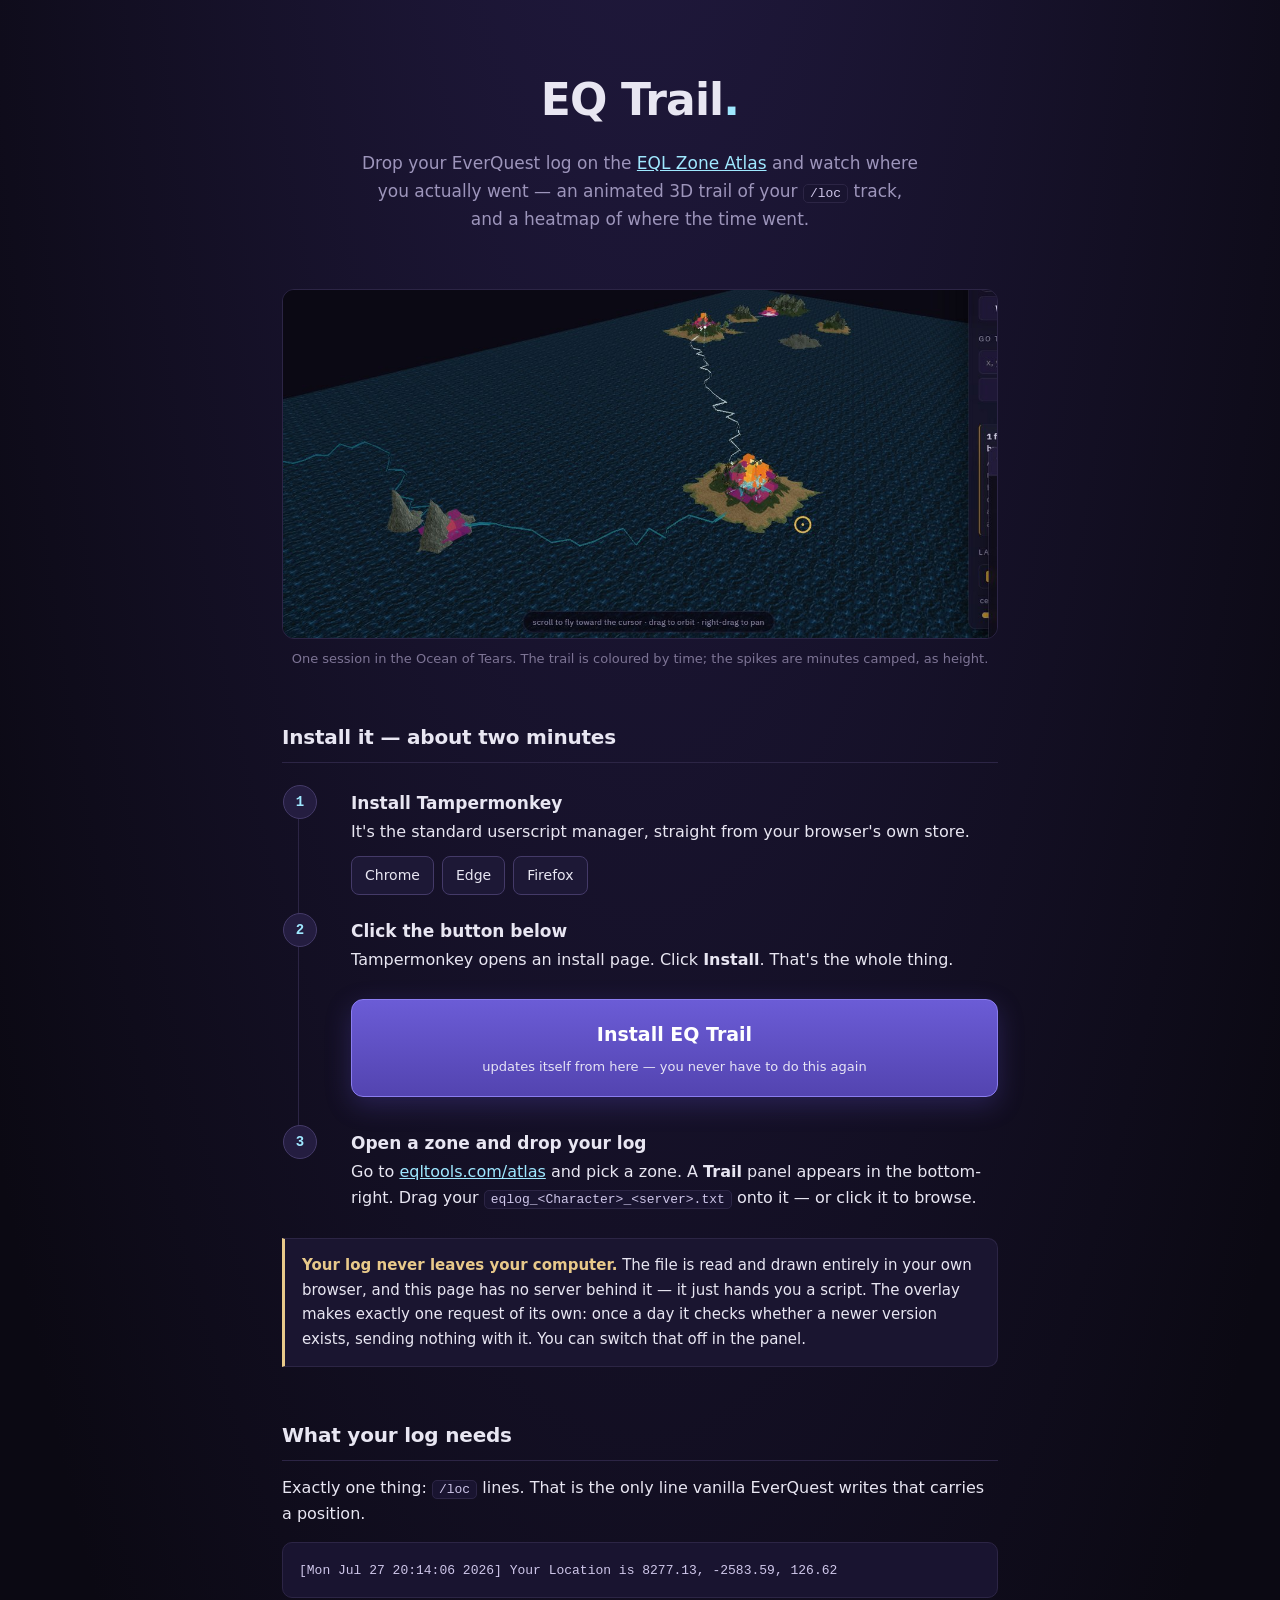
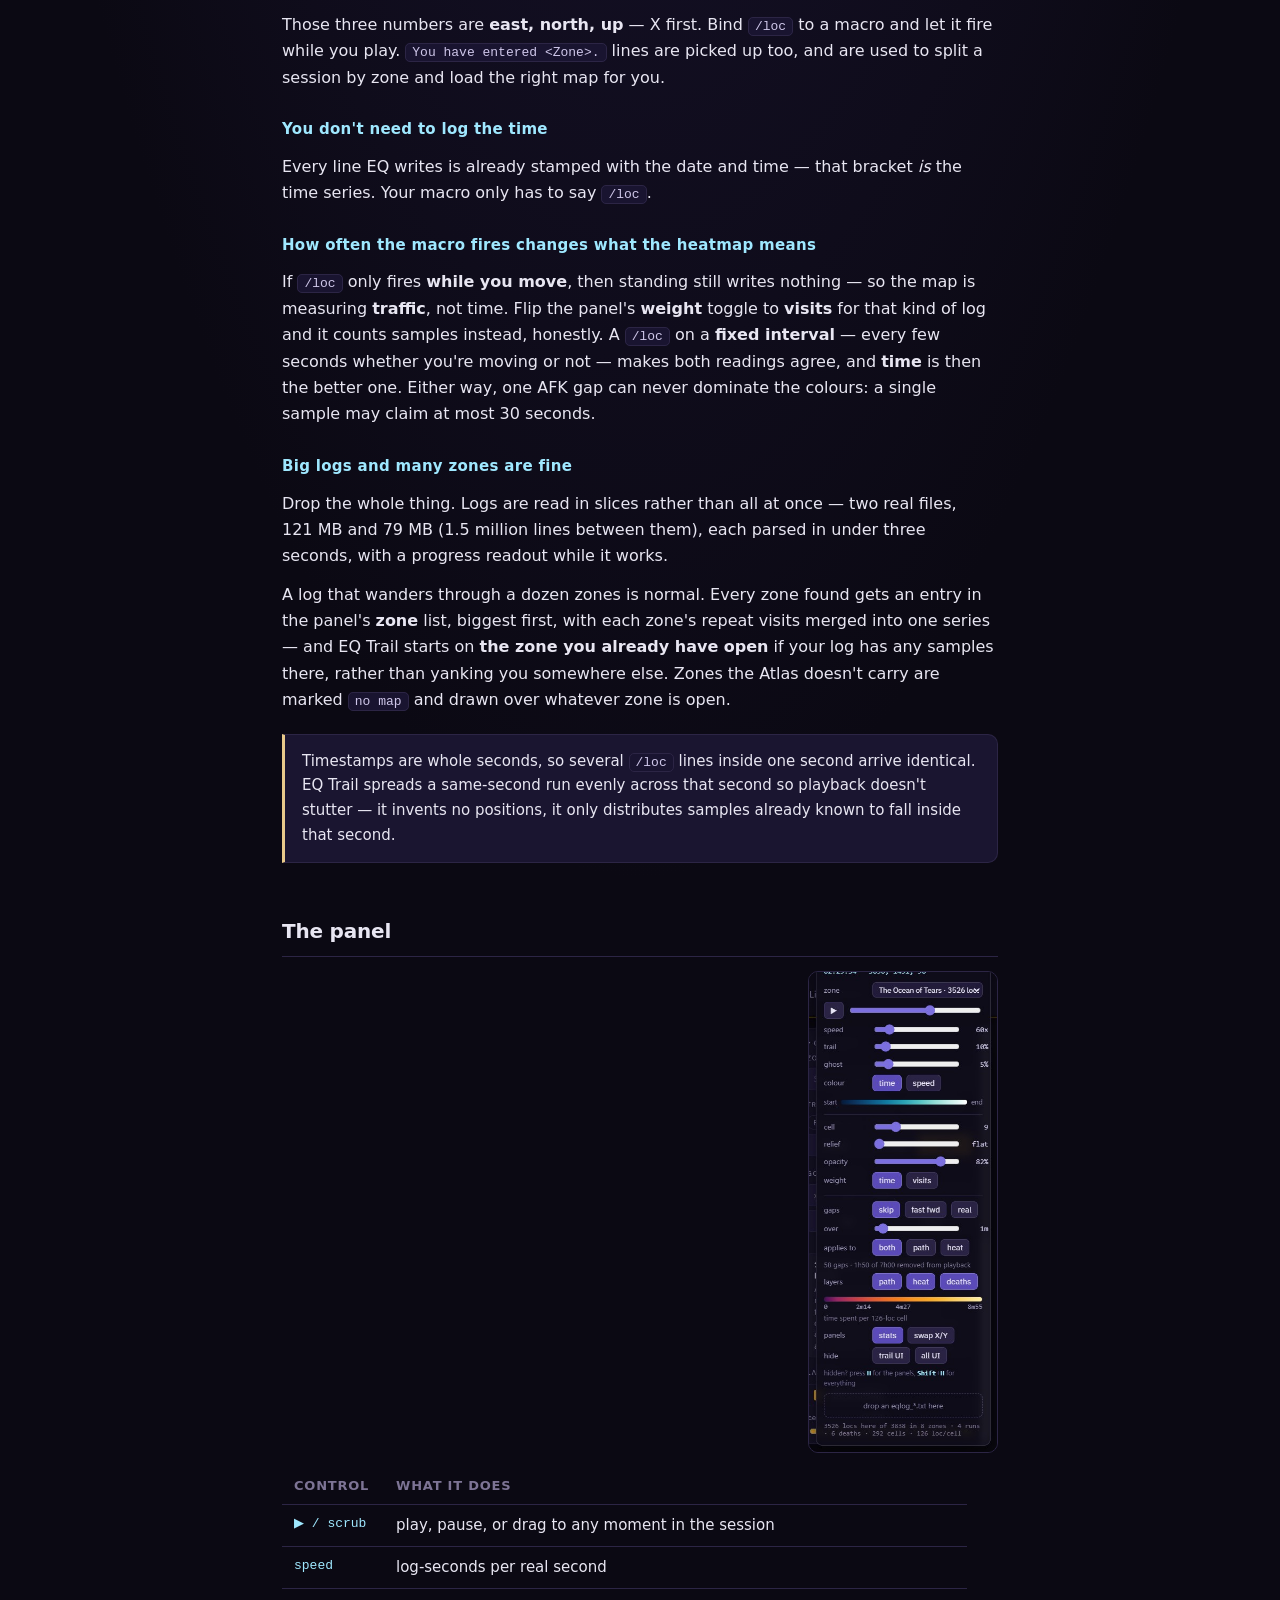
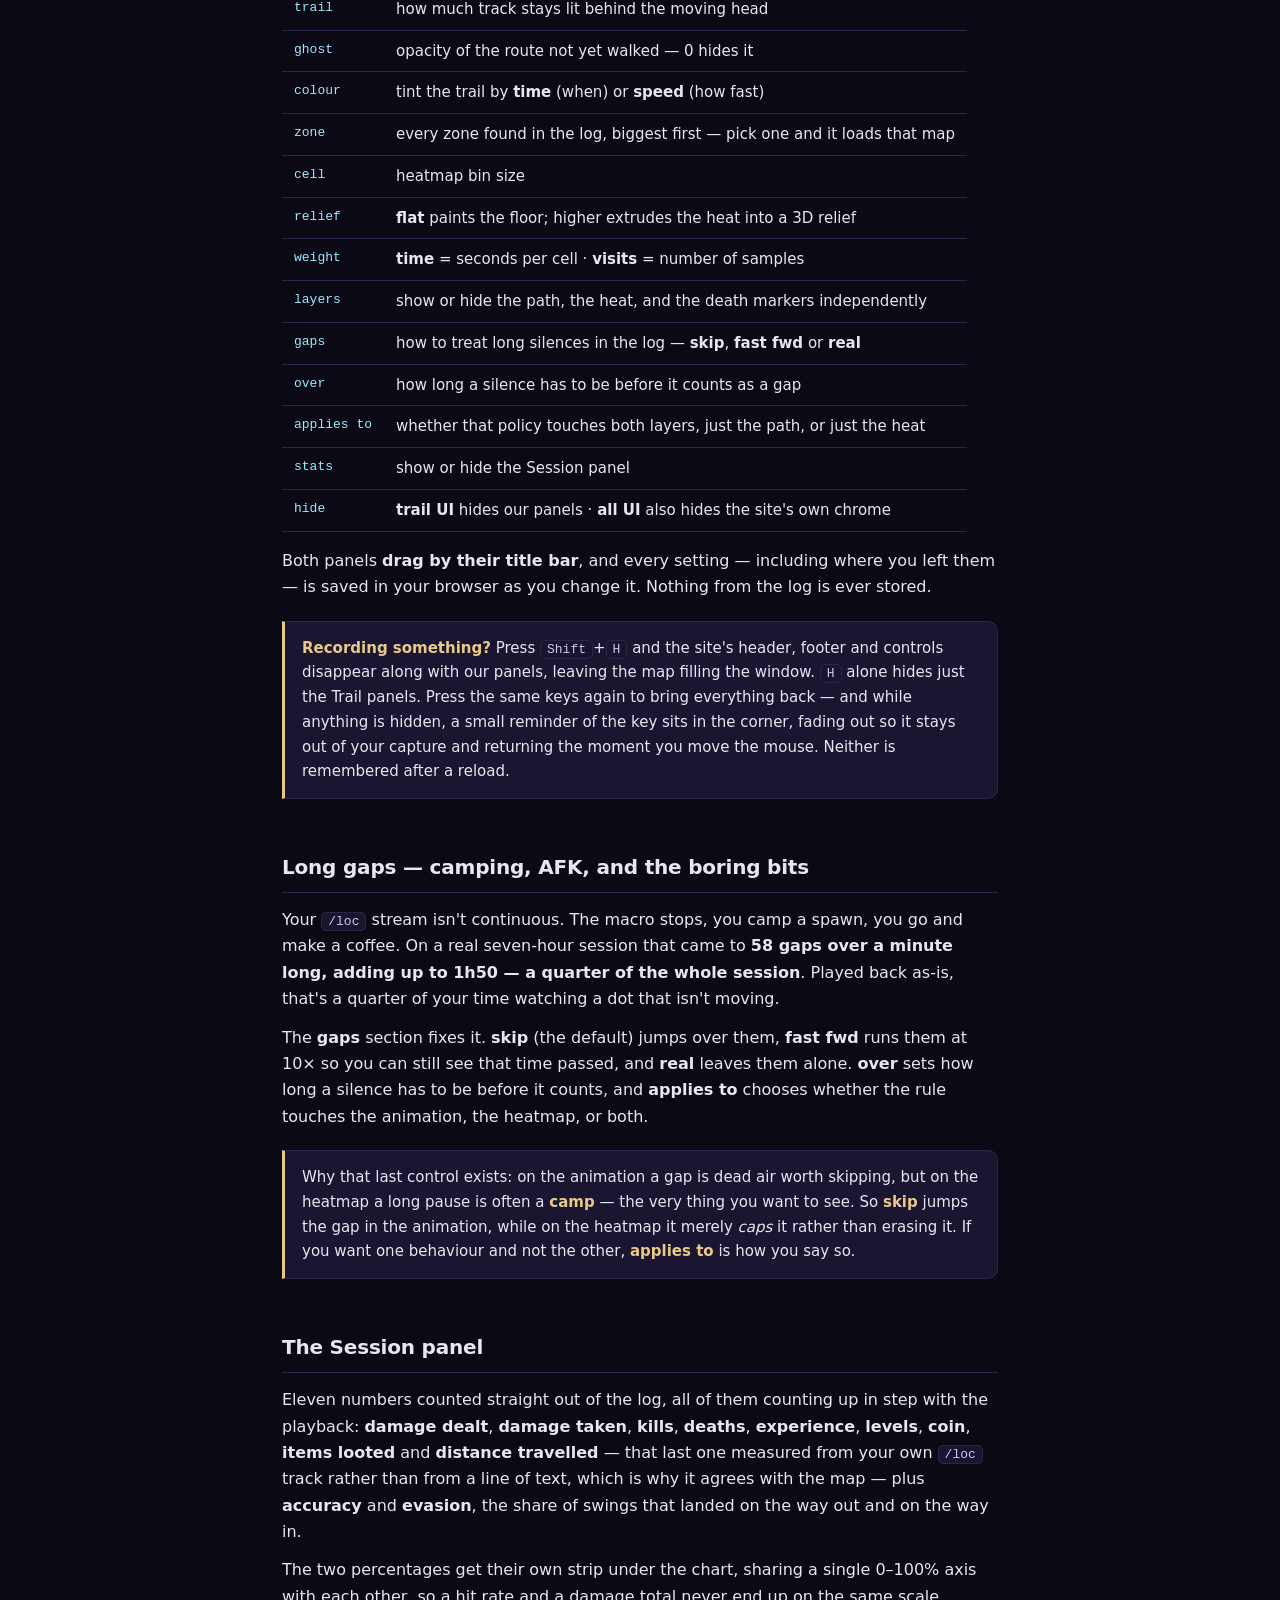
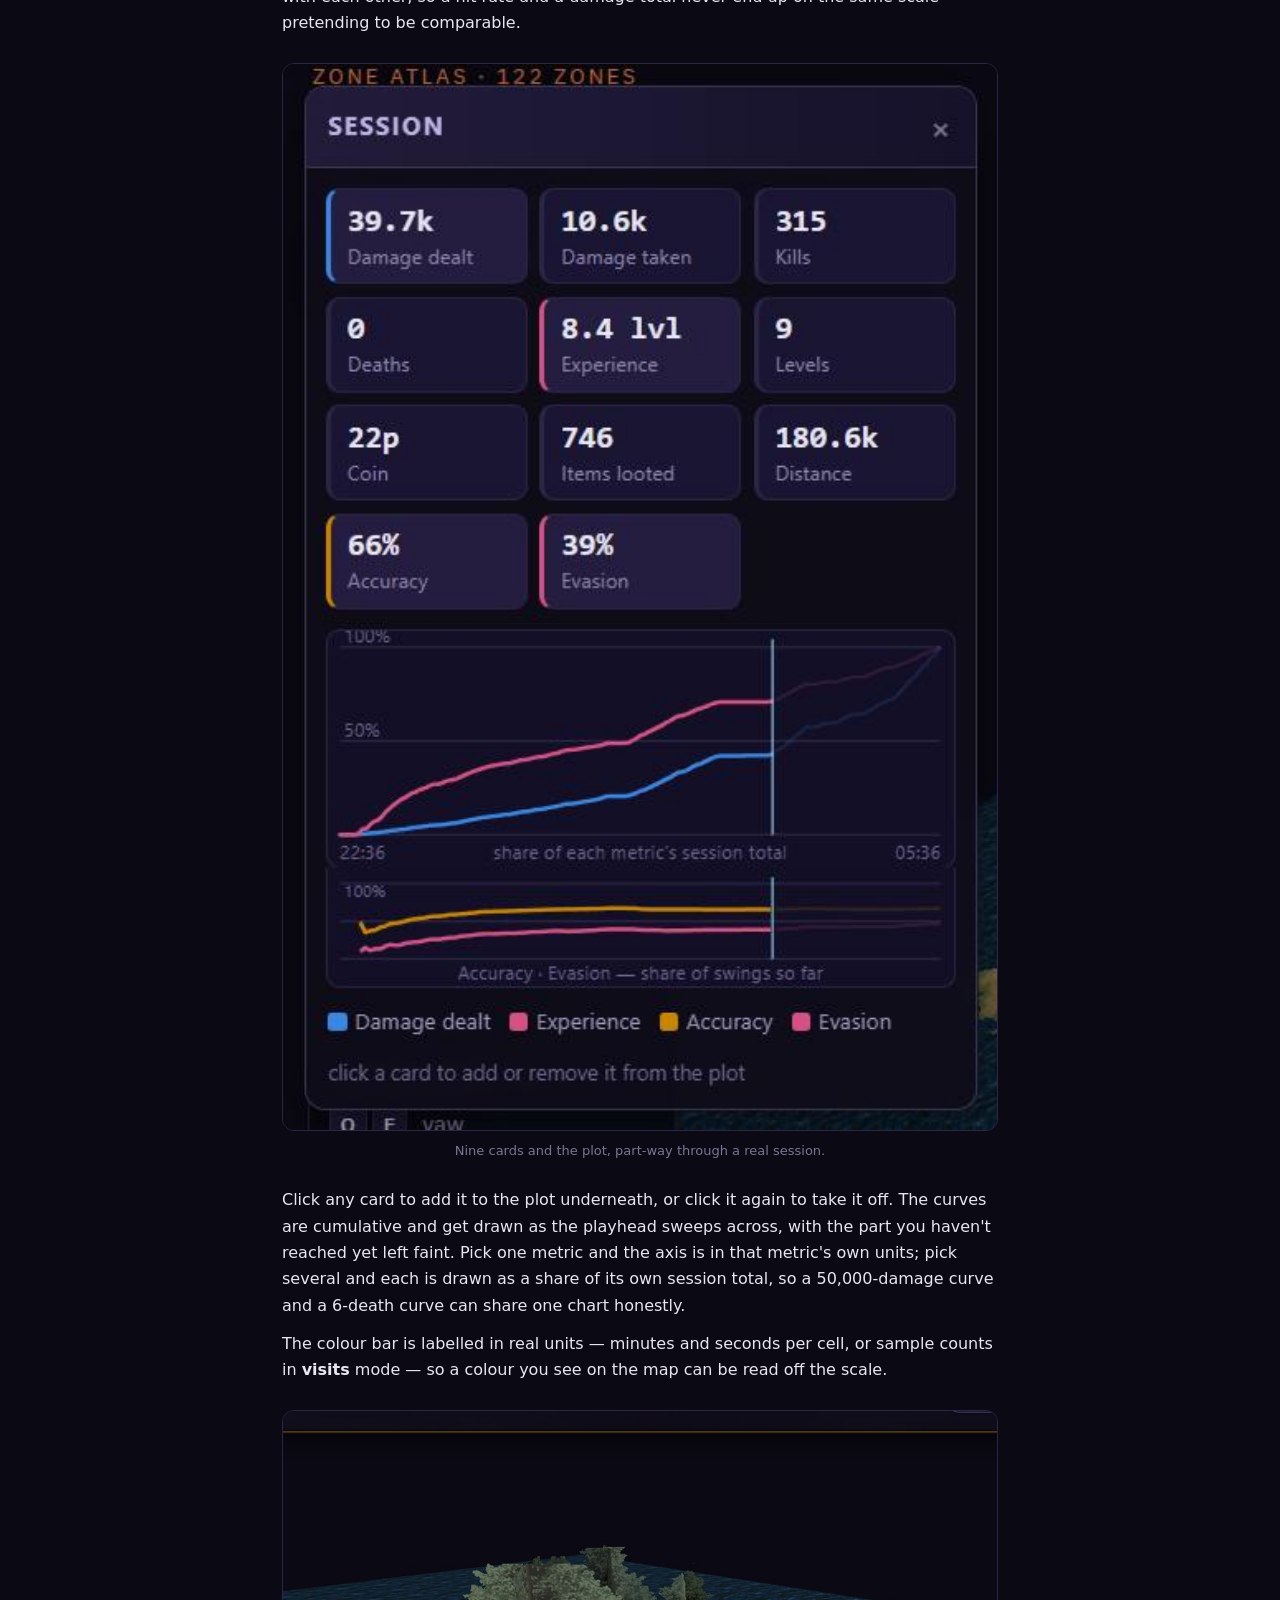
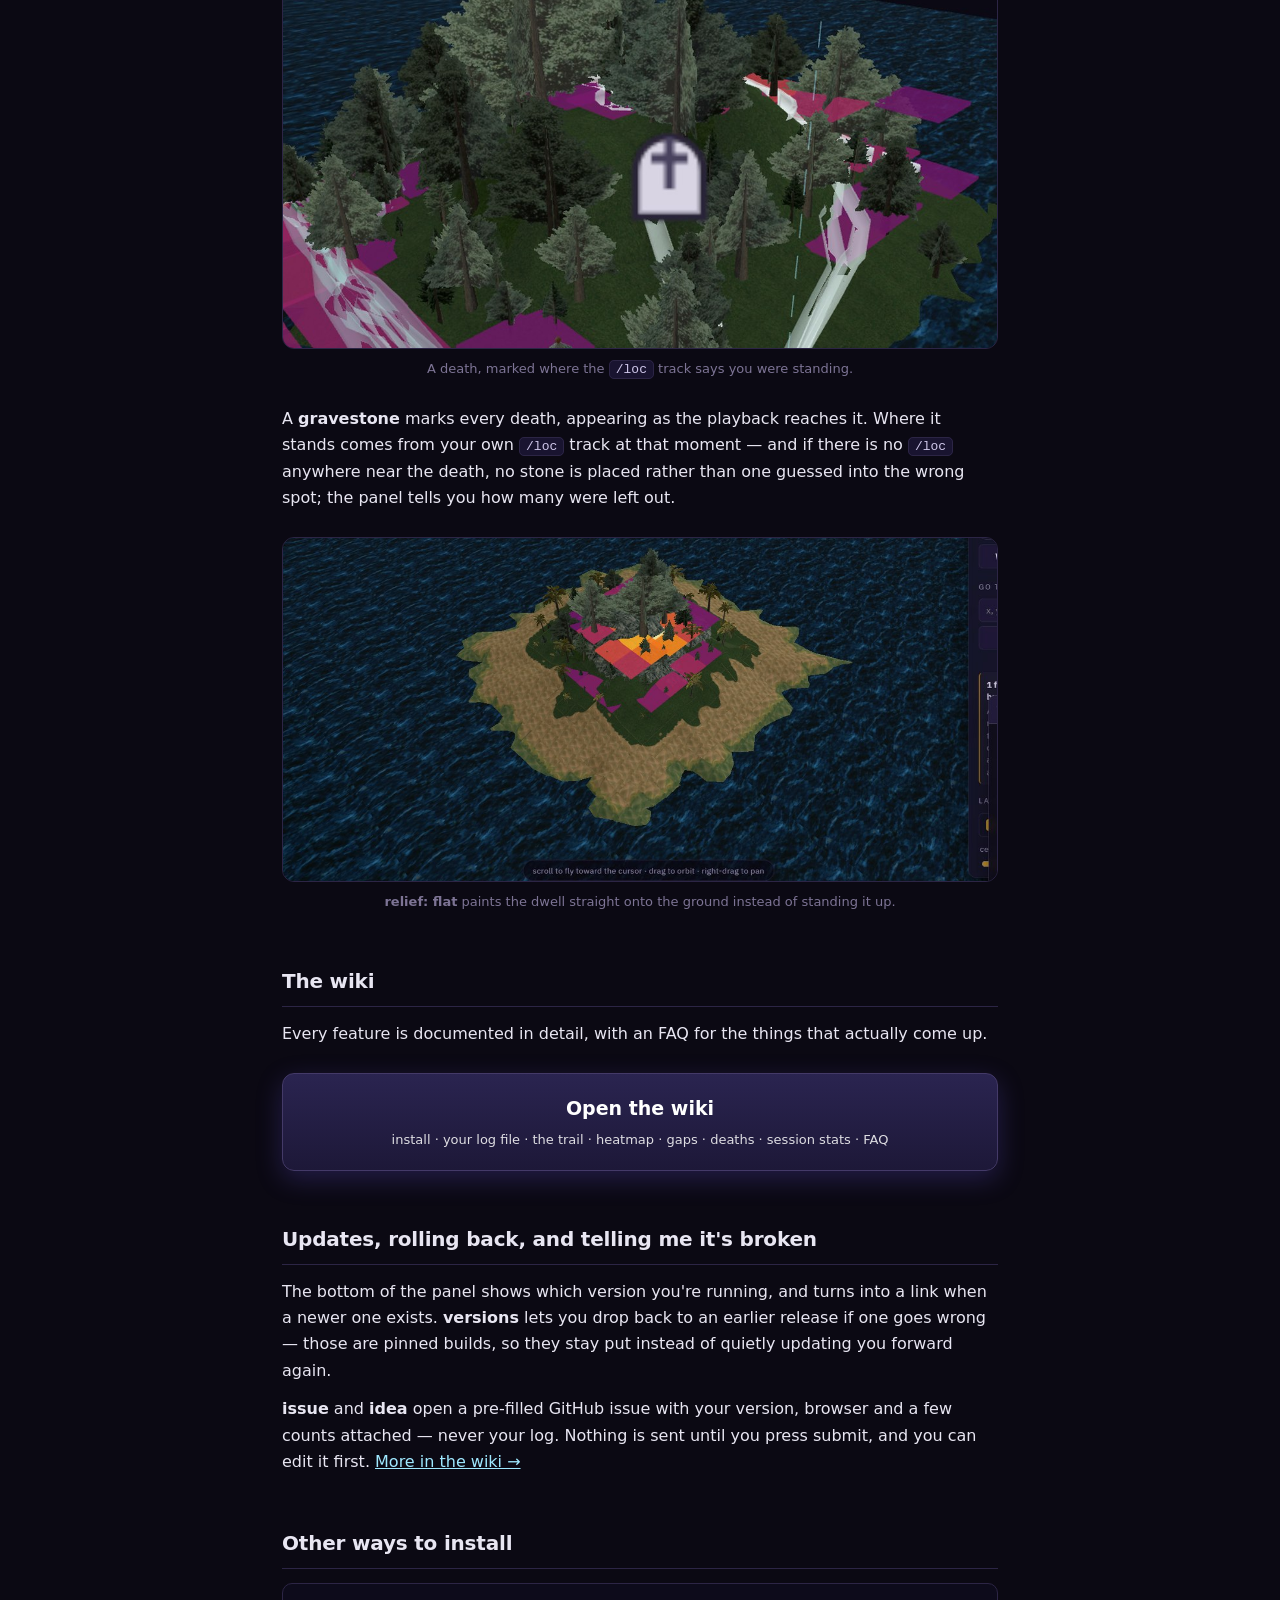
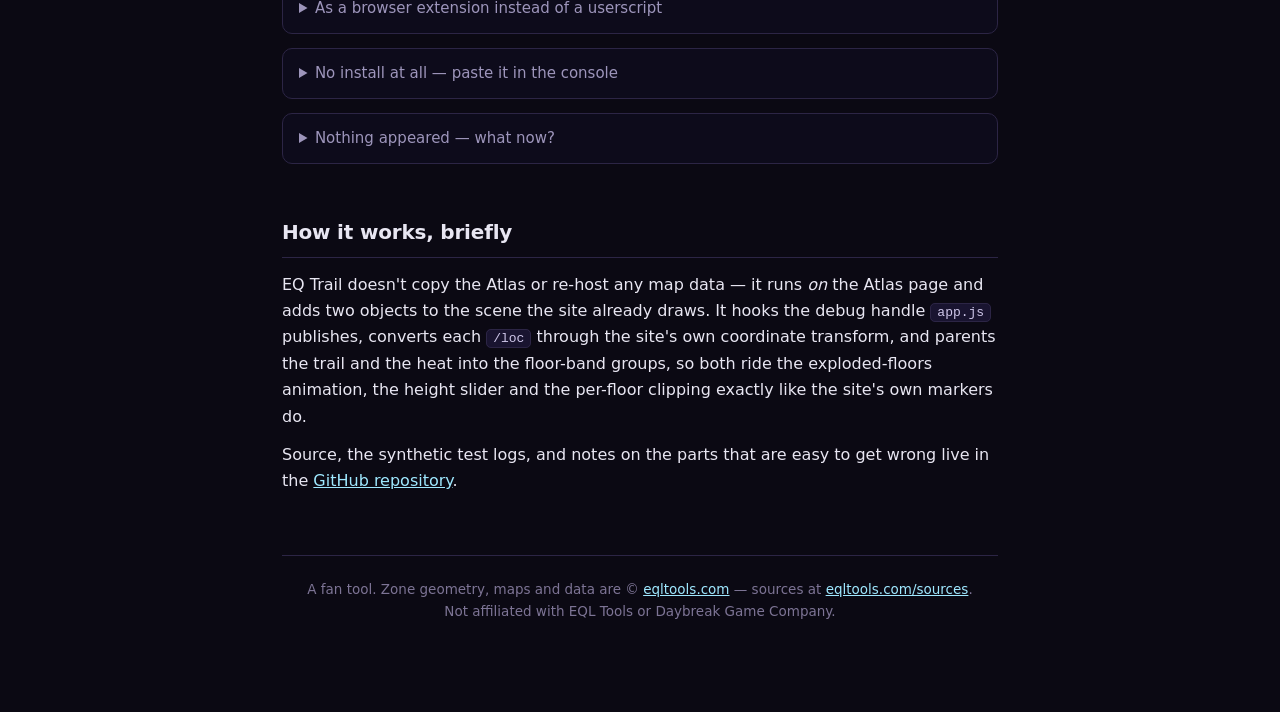
<file: docs/index.html>
<!doctype html>
<html lang="en">
<head>
<meta charset="utf-8">
<meta name="viewport" content="width=device-width, initial-scale=1">
<title>EQ Trail — /loc path + dwell heatmap for the EQL Zone Atlas</title>
<meta name="description" content="Drop an EverQuest log onto the EQL Zone Atlas and watch your /loc track play back as an animated 3D trail, with a heatmap of where the time went.">
<style>
  :root{
    --bg:#0b0913; --panel:#15122480; --line:#2c2545; --ink:#e8e6f2; --dim:#9d95bb;
    --faint:#7d7495; --acc:#7c6fe0; --acc2:#9fe8ff; --warn:#e8c98a; --code:#191430;
  }
  *{box-sizing:border-box}
  body{margin:0;background:var(--bg);color:var(--ink);
    font:16px/1.65 ui-sans-serif,system-ui,-apple-system,"Segoe UI",sans-serif;
    background-image:radial-gradient(ellipse 90% 55% at 50% -10%,#241c46 0%,transparent 70%)}
  .wrap{max-width:760px;margin:0 auto;padding:0 22px 90px}
  header{padding:64px 0 30px;text-align:center}
  h1{margin:0;font-size:clamp(30px,6vw,44px);letter-spacing:-.02em}
  h1 span{color:var(--acc2)}
  .sub{margin:12px auto 0;max-width:33em;color:var(--dim);font-size:17px}
  h2{margin:52px 0 14px;font-size:20px;letter-spacing:-.01em;
    padding-bottom:8px;border-bottom:1px solid var(--line)}
  h3{margin:26px 0 8px;font-size:15px;color:var(--acc2);letter-spacing:.02em}
  p{margin:12px 0}
  a{color:var(--acc2)}
  figure{margin:26px 0}
  figure img{width:100%;border-radius:12px;border:1px solid var(--line);display:block}
  figcaption{margin-top:9px;color:var(--faint);font-size:13px;text-align:center}

  .cta{display:block;margin:26px 0 10px;padding:19px 24px;text-align:center;text-decoration:none;
    background:linear-gradient(180deg,#6b5cd6,#5344b0);color:#fff;border-radius:12px;
    font-size:19px;font-weight:600;border:1px solid #8b7df0;
    box-shadow:0 8px 26px #5344b055;transition:transform .12s ease,box-shadow .12s ease}
  .cta:hover{transform:translateY(-1px);box-shadow:0 12px 32px #5344b077}
  .cta small{display:block;margin-top:5px;font-size:13px;font-weight:400;opacity:.85}

  ol.steps{counter-reset:s;list-style:none;padding:0;margin:26px 0}
  ol.steps>li{counter-increment:s;position:relative;padding:0 0 22px 52px;margin:0;
    border-left:1px solid var(--line);margin-left:16px}
  ol.steps>li:last-child{border-left-color:transparent;padding-bottom:0}
  ol.steps>li::before{content:counter(s);position:absolute;left:-16px;top:-4px;
    width:32px;height:32px;border-radius:50%;display:grid;place-items:center;
    background:#241d40;border:1px solid #443a68;color:var(--acc2);
    font:600 14px/1 ui-monospace,monospace}
  /* only the leading title is a block — inline <b> inside the step text must stay inline */
  ol.steps>li>b:first-child{display:block;font-size:17px;margin-bottom:2px}
  .stores{display:flex;flex-wrap:wrap;gap:8px;margin-top:10px}
  .stores a{padding:7px 13px;border:1px solid #443a68;border-radius:8px;background:#1d1836;
    text-decoration:none;color:var(--ink);font-size:14px}
  .stores a:hover{background:#2a2247;border-color:var(--acc)}

  .note{background:#1a1530;border:1px solid var(--line);border-left:3px solid var(--warn);
    border-radius:0 10px 10px 0;padding:14px 17px;margin:20px 0;font-size:15px}
  .note b{color:var(--warn)}
  code{background:var(--code);border:1px solid var(--line);border-radius:5px;
    padding:1px 6px;font:13px/1.5 ui-monospace,SFMono-Regular,Menlo,monospace;color:#cfc7ea}
  pre{background:var(--code);border:1px solid var(--line);border-radius:10px;
    padding:14px 16px;overflow-x:auto;margin:14px 0}
  pre code{background:none;border:0;padding:0;font-size:13px;color:#cfc7ea}

  table{width:100%;border-collapse:collapse;margin:16px 0;font-size:15px;display:block;overflow-x:auto}
  th,td{text-align:left;padding:8px 12px;border-bottom:1px solid var(--line);vertical-align:top}
  th{color:var(--faint);font-weight:600;font-size:13px;text-transform:uppercase;letter-spacing:.06em}
  td:first-child{white-space:nowrap;color:var(--acc2);font-family:ui-monospace,monospace;font-size:13px}

  details{border:1px solid var(--line);border-radius:10px;padding:12px 16px;margin:14px 0;background:#14102a55}
  summary{cursor:pointer;color:var(--dim);font-size:15px}
  summary:hover{color:var(--ink)}
  footer{margin-top:60px;padding-top:22px;border-top:1px solid var(--line);
    color:var(--faint);font-size:13.5px;text-align:center}
  .panelshot{float:right;width:190px;margin:0 0 14px 20px;border-radius:10px;border:1px solid var(--line)}
  @media (max-width:620px){.panelshot{float:none;width:100%;margin:14px 0}}
</style>
</head>
<body>
<div class="wrap">

<header>
  <h1>EQ&nbsp;Trail<span>.</span></h1>
  <p class="sub">Drop your EverQuest log on the <a href="https://eqltools.com/atlas">EQL&nbsp;Zone&nbsp;Atlas</a>
  and watch where you actually went — an animated 3D trail of your <code>/loc</code> track, and a
  heatmap of where the time went.</p>
</header>

<figure>
  <img src="relief-and-trail.jpg" alt="A glowing trail crosses the Ocean of Tears between islands; orange spikes rise from an island where time was spent.">
  <figcaption>One session in the Ocean of Tears. The trail is coloured by time; the spikes are minutes camped, as height.</figcaption>
</figure>

<h2>Install it — about two minutes</h2>

<ol class="steps">
  <li>
    <b>Install Tampermonkey</b>
    It's the standard userscript manager, straight from your browser's own store.
    <div class="stores">
      <a href="https://chromewebstore.google.com/detail/tampermonkey/dhdgffkkebhmkfjojejmpbldmpobfkfo">Chrome</a>
      <a href="https://microsoftedge.microsoft.com/addons/detail/tampermonkey/iikmkjmpaadaobahmlepeloendndfphd">Edge</a>
      <a href="https://addons.mozilla.org/firefox/addon/tampermonkey/">Firefox</a>
    </div>
  </li>
  <li>
    <b>Click the button below</b>
    Tampermonkey opens an install page. Click <b>Install</b>. That's the whole thing.
    <a class="cta" href="eqtrail.user.js">Install EQ&nbsp;Trail
      <small>updates itself from here — you never have to do this again</small></a>
  </li>
  <li>
    <b>Open a zone and drop your log</b>
    Go to <a href="https://eqltools.com/atlas">eqltools.com/atlas</a> and pick a zone. A
    <b>Trail</b> panel appears in the bottom-right. Drag your
    <code>eqlog_&lt;Character&gt;_&lt;server&gt;.txt</code> onto it — or click it to browse.
  </li>
</ol>

<div class="note">
  <b>Your log never leaves your computer.</b> The file is read and drawn entirely in your own
  browser, and this page has no server behind it — it just hands you a script. The overlay makes
  exactly one request of its own: once a day it checks whether a newer version exists, sending
  nothing with it. You can switch that off in the panel.
</div>

<h2>What your log needs</h2>

<p>Exactly one thing: <code>/loc</code> lines. That is the only line vanilla EverQuest writes that
carries a position.</p>

<pre><code>[Mon Jul 27 20:14:06 2026] Your Location is 8277.13, -2583.59, 126.62</code></pre>

<p>Those three numbers are <b>east, north, up</b> — X first. Bind <code>/loc</code> to a
macro and let it fire while you play. <code>You have entered &lt;Zone&gt;.</code> lines are picked up
too, and are used to split a session by zone and load the right map for you.</p>

<h3>You don't need to log the time</h3>
<p>Every line EQ writes is already stamped with the date and time — that bracket <em>is</em> the time
series. Your macro only has to say <code>/loc</code>.</p>

<h3>How often the macro fires changes what the heatmap means</h3>
<p>If <code>/loc</code> only fires <b>while you move</b>, then standing still writes nothing — so the
map is measuring <b>traffic</b>, not time. Flip the panel's <b>weight</b> toggle to
<b>visits</b> for that kind of log and it counts samples instead, honestly. A <code>/loc</code> on a
<b>fixed interval</b> — every few seconds whether you're moving or not — makes both readings agree,
and <b>time</b> is then the better one. Either way, one AFK gap can never dominate the colours: a
single sample may claim at most 30&nbsp;seconds.</p>

<h3>Big logs and many zones are fine</h3>
<p>Drop the whole thing. Logs are read in slices rather than all at once — two real files,
121&nbsp;MB and 79&nbsp;MB (1.5 million lines between them), each parsed in under three seconds,
with a progress readout while it works.</p>
<p>A log that wanders through a dozen zones is normal. Every zone found gets an entry in the
panel's <b>zone</b> list, biggest first, with each zone's repeat visits merged into one series —
and EQ Trail starts on <b>the zone you already have open</b> if your log has any samples there,
rather than yanking you somewhere else. Zones the Atlas doesn't carry are marked <code>no map</code>
and drawn over whatever zone is open.</p>

<div class="note">
  Timestamps are whole seconds, so several <code>/loc</code> lines inside one second arrive identical.
  EQ Trail spreads a same-second run evenly across that second so playback doesn't stutter — it
  invents no positions, it only distributes samples already known to fall inside that second.
</div>

<h2>The panel</h2>

<img class="panelshot" src="panel.jpg" alt="The Trail control panel: playback scrubber, colour and heatmap sliders, hide-UI buttons, and a legend labelled in minutes.">

<table>
  <tr><th>Control</th><th>What it does</th></tr>
  <tr><td>▶ / scrub</td><td>play, pause, or drag to any moment in the session</td></tr>
  <tr><td>speed</td><td>log-seconds per real second</td></tr>
  <tr><td>trail</td><td>how much track stays lit behind the moving head</td></tr>
  <tr><td>ghost</td><td>opacity of the route not yet walked — 0 hides it</td></tr>
  <tr><td>colour</td><td>tint the trail by <b>time</b> (when) or <b>speed</b> (how fast)</td></tr>
  <tr><td>zone</td><td>every zone found in the log, biggest first — pick one and it loads that map</td></tr>
  <tr><td>cell</td><td>heatmap bin size</td></tr>
  <tr><td>relief</td><td><b>flat</b> paints the floor; higher extrudes the heat into a 3D relief</td></tr>
  <tr><td>weight</td><td><b>time</b> = seconds per cell · <b>visits</b> = number of samples</td></tr>
  <tr><td>layers</td><td>show or hide the path, the heat, and the death markers independently</td></tr>
  <tr><td>gaps</td><td>how to treat long silences in the log — <b>skip</b>, <b>fast fwd</b> or <b>real</b></td></tr>
  <tr><td>over</td><td>how long a silence has to be before it counts as a gap</td></tr>
  <tr><td>applies to</td><td>whether that policy touches both layers, just the path, or just the heat</td></tr>
  <tr><td>stats</td><td>show or hide the Session panel</td></tr>
  <tr><td>hide</td><td><b>trail UI</b> hides our panels · <b>all UI</b> also hides the site's own chrome</td></tr>
</table>

<p>Both panels <b>drag by their title bar</b>, and every setting — including where you left them —
is saved in your browser as you change it. Nothing from the log is ever stored.</p>

<div class="note">
  <b>Recording something?</b> Press <code>Shift</code>+<code>H</code> and the site's header, footer
  and controls disappear along with our panels, leaving the map filling the window.
  <code>H</code> alone hides just the Trail panels. Press the same keys again to bring everything
  back — and while anything is hidden, a small reminder of the key sits in the corner, fading out so
  it stays out of your capture and returning the moment you move the mouse. Neither is remembered
  after a reload.
</div>

<h2>Long gaps — camping, AFK, and the boring bits</h2>

<p>Your <code>/loc</code> stream isn't continuous. The macro stops, you camp a spawn, you go and make
a coffee. On a real seven-hour session that came to <b>58 gaps over a minute long, adding up to 1h50
— a quarter of the whole session</b>. Played back as-is, that's a quarter of your time watching a dot
that isn't moving.</p>

<p>The <b>gaps</b> section fixes it. <b>skip</b> (the default) jumps over them, <b>fast fwd</b> runs
them at 10× so you can still see that time passed, and <b>real</b> leaves them alone. <b>over</b> sets
how long a silence has to be before it counts, and <b>applies to</b> chooses whether the rule touches
the animation, the heatmap, or both.</p>

<div class="note">
  Why that last control exists: on the animation a gap is dead air worth skipping, but on the heatmap
  a long pause is often a <b>camp</b> — the very thing you want to see. So <b>skip</b> jumps the gap in
  the animation, while on the heatmap it merely <em>caps</em> it rather than erasing it. If you want
  one behaviour and not the other, <b>applies to</b> is how you say so.
</div>

<h2>The Session panel</h2>

<p>Eleven numbers counted straight out of the log, all of them counting up in step with the
playback: <b>damage dealt</b>, <b>damage taken</b>, <b>kills</b>, <b>deaths</b>,
<b>experience</b>, <b>levels</b>, <b>coin</b>, <b>items looted</b> and <b>distance travelled</b> —
that last one measured from your own <code>/loc</code> track rather than from a line of text, which
is why it agrees with the map — plus <b>accuracy</b> and <b>evasion</b>, the share of swings that
landed on the way out and on the way in.</p>

<p>The two percentages get their own strip under the chart, sharing a single 0–100% axis with each
other, so a hit rate and a damage total never end up on the same scale pretending to be
comparable.</p>

<figure>
  <img src="session.jpg" alt="The Session panel: nine stat cards above a chart with two cumulative curves and a playhead.">
  <figcaption>Nine cards and the plot, part-way through a real session.</figcaption>
</figure>

<p>Click any card to add it to the plot underneath, or click it again to take it off. The curves are
cumulative and get drawn as the playhead sweeps across, with the part you haven't reached yet left
faint. Pick one metric and the axis is in that metric's own units; pick several and each is drawn as
a share of its own session total, so a 50,000-damage curve and a 6-death curve can share one chart
honestly.</p>

<p>The colour bar is labelled in real units — minutes and seconds per cell, or sample counts in
<b>visits</b> mode — so a colour you see on the map can be read off the scale.</p>

<figure>
  <img src="gravestone.jpg" alt="A pale headstone with a cross standing among trees on an island, with the trail and heatmap around it.">
  <figcaption>A death, marked where the <code>/loc</code> track says you were standing.</figcaption>
</figure>

<p>A <b>gravestone</b> marks every death, appearing as the playback reaches it. Where it stands
comes from your own <code>/loc</code> track at that moment — and if there is no <code>/loc</code>
anywhere near the death, no stone is placed rather than one guessed into the wrong spot; the panel
tells you how many were left out.</p>

<figure>
  <img src="heatmap-flat.jpg" alt="An island with the heatmap painted flat across the terrain, magenta at the edges and yellow-white at the centre.">
  <figcaption><b>relief: flat</b> paints the dwell straight onto the ground instead of standing it up.</figcaption>
</figure>

<h2>The wiki</h2>

<p>Every feature is documented in detail, with an FAQ for the things that actually come up.</p>

<a class="cta" href="wiki/index.html" style="background:linear-gradient(180deg,#2a2450,#1d1838);border-color:#443a68">Open the wiki
  <small>install · your log file · the trail · heatmap · gaps · deaths · session stats · FAQ</small></a>

<h2>Updates, rolling back, and telling me it's broken</h2>

<p>The bottom of the panel shows which version you're running, and turns into a link when a newer
one exists. <b>versions</b> lets you drop back to an earlier release if one goes wrong — those are
pinned builds, so they stay put instead of quietly updating you forward again.</p>

<p><b>issue</b> and <b>idea</b> open a pre-filled GitHub issue with your version, browser and a few
counts attached — never your log. Nothing is sent until you press submit, and you can edit it first.
<a href="wiki/versions.html">More in the wiki →</a></p>

<h2>Other ways to install</h2>

<details>
  <summary>As a browser extension instead of a userscript</summary>
  <p><a href="eqtrail-extension.zip">Download the extension zip</a>, unzip it, then in Chrome or Edge
  open <code>chrome://extensions</code>, turn on <b>Developer mode</b>, and choose
  <b>Load unpacked</b> → the unzipped folder. Firefox requires signed add-ons for a permanent
  install, so on Firefox use the userscript.</p>
</details>

<details>
  <summary>No install at all — paste it in the console</summary>
  <p>Open a zone on the Atlas, open the developer console, and paste the contents of
  <a href="https://github.com/kevroy314/eqatlas-overlay/blob/main/eqtrail-overlay.js"><code>eqtrail-overlay.js</code></a>.
  Same overlay — the packaged versions are just that file plus a "wait until the page is ready"
  wrapper. It lasts until you reload.</p>
</details>

<details>
  <summary>Nothing appeared — what now?</summary>
  <p>Check that you're on a zone page (<code>eqltools.com/atlas?zone=…</code>) and that the 3D view
  has finished loading. Open the console: EQ Trail logs <code>[EQTrail] ready</code> when it
  attaches, and says so plainly if the page never published the handle it hooks into. If you dropped
  a log and got a message about no location lines, the log has no <code>/loc</code> output in it —
  check the macro is actually firing, and that you grabbed the right
  <code>eqlog_*.txt</code>.</p>
</details>

<h2>How it works, briefly</h2>

<p>EQ Trail doesn't copy the Atlas or re-host any map data — it runs <em>on</em> the Atlas page and
adds two objects to the scene the site already draws. It hooks the debug handle
<code>app.js</code> publishes, converts each <code>/loc</code> through the site's own coordinate
transform, and parents the trail and the heat into the floor-band groups, so both ride the
exploded-floors animation, the height slider and the per-floor clipping exactly like the site's own
markers do.</p>

<p>Source, the synthetic test logs, and notes on the parts that are easy to get wrong live in the
<a href="https://github.com/kevroy314/eqatlas-overlay">GitHub repository</a>.</p>

<footer>
  A fan tool. Zone geometry, maps and data are © <a href="https://eqltools.com">eqltools.com</a> —
  sources at <a href="https://eqltools.com/sources">eqltools.com/sources</a>.<br>
  Not affiliated with EQL&nbsp;Tools or Daybreak Game Company.
</footer>

</div>
</body>
</html>
</file>
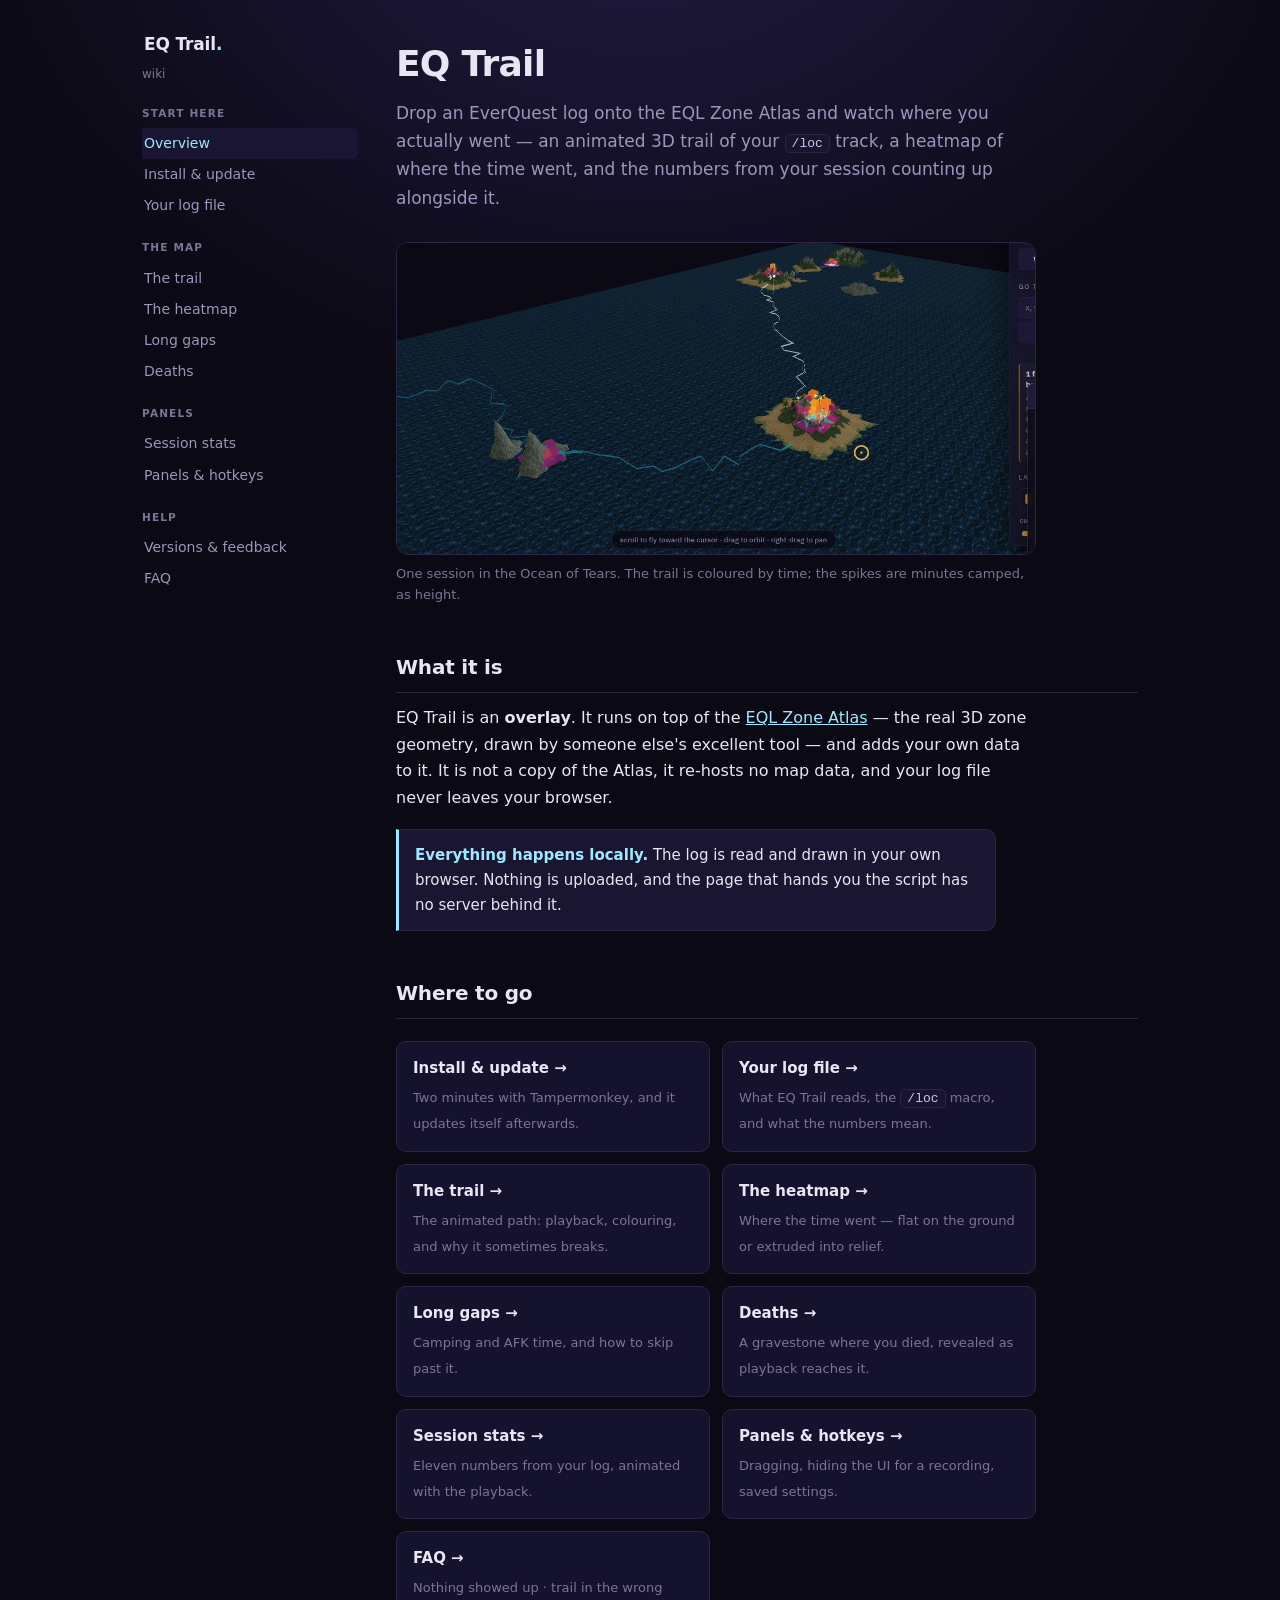
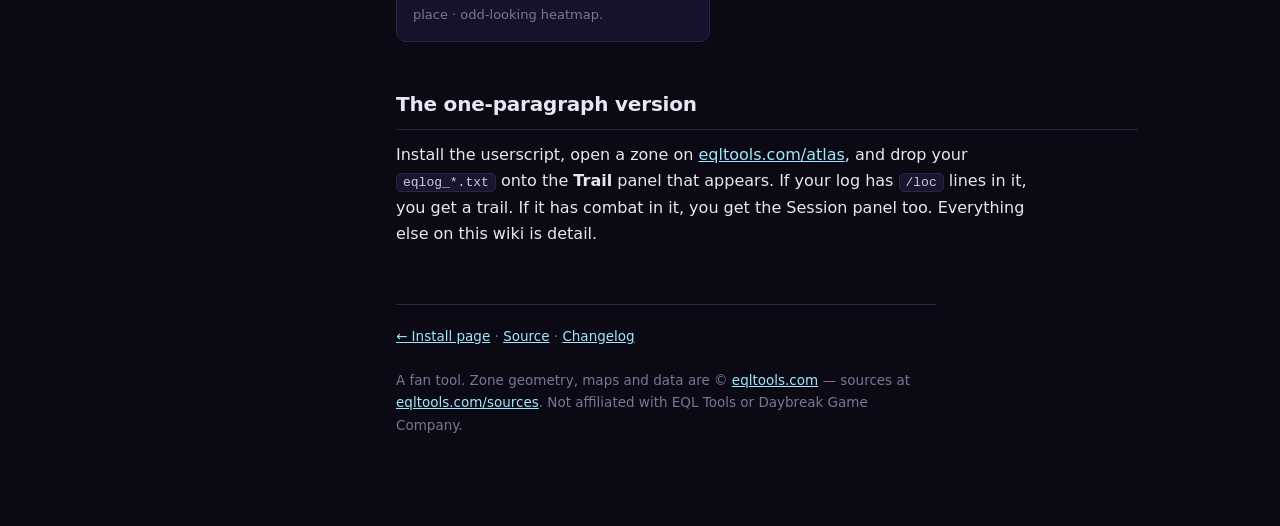
<file: docs/wiki/index.html>
<!doctype html>
<html lang="en">
<head>
<meta charset="utf-8">
<meta name="viewport" content="width=device-width, initial-scale=1">
<title>Overview — EQ Trail wiki</title>
<meta name="description" content="Drop an EverQuest log onto the EQL Zone Atlas and watch where you actually went — an animated 3D trail of your &lt;code&gt;/loc&lt;/code&gt; track, a heatmap of where the time went, and the numbers from your session counting up alongside it.">
<link rel="stylesheet" href="wiki.css">
</head>
<body>
<div class="shell">
<nav class="side">
  <a class="brand" href="index.html">EQ&nbsp;Trail<span>.</span></a>
  <div class="tag">wiki</div>
  <div class="cols">
    <h5>Start here</h5>
    <a href="index.html" class="on">Overview</a>
    <a href="install.html">Install & update</a>
    <a href="logs.html">Your log file</a>
    <h5>The map</h5>
    <a href="trail.html">The trail</a>
    <a href="heatmap.html">The heatmap</a>
    <a href="gaps.html">Long gaps</a>
    <a href="deaths.html">Deaths</a>
    <h5>Panels</h5>
    <a href="session.html">Session stats</a>
    <a href="interface.html">Panels & hotkeys</a>
    <h5>Help</h5>
    <a href="versions.html">Versions & feedback</a>
    <a href="faq.html">FAQ</a>
  </div>
</nav>
<main>
<h1>EQ Trail</h1>
<p class="lede">Drop an EverQuest log onto the EQL Zone Atlas and watch
where you actually went — an animated 3D trail of your <code>/loc</code> track, a heatmap of where
the time went, and the numbers from your session counting up alongside it.</p>
<figure>
  <img src="../relief-and-trail.jpg" alt="A glowing trail crosses the Ocean of Tears between islands; orange spikes rise from an island where time was spent.">
  <figcaption>One session in the Ocean of Tears. The trail is coloured by time; the spikes are minutes camped, as height.</figcaption>
</figure>

<h2>What it is</h2>

<p>EQ Trail is an <b>overlay</b>. It runs on top of the
<a href="https://eqltools.com/atlas">EQL Zone Atlas</a> — the real 3D zone geometry, drawn by
someone else's excellent tool — and adds your own data to it. It is not a copy of the Atlas, it
re-hosts no map data, and your log file never leaves your browser.</p>

<div class="note tip">
  <b>Everything happens locally.</b> The log is read and drawn in your own browser. Nothing is
  uploaded, and the page that hands you the script has no server behind it.
</div>

<h2>Where to go</h2>

<div class="cards">
  <a class="card" href="install.html"><b>Install &amp; update →</b>
    <span>Two minutes with Tampermonkey, and it updates itself afterwards.</span></a>
  <a class="card" href="logs.html"><b>Your log file →</b>
    <span>What EQ Trail reads, the <code>/loc</code> macro, and what the numbers mean.</span></a>
  <a class="card" href="trail.html"><b>The trail →</b>
    <span>The animated path: playback, colouring, and why it sometimes breaks.</span></a>
  <a class="card" href="heatmap.html"><b>The heatmap →</b>
    <span>Where the time went — flat on the ground or extruded into relief.</span></a>
  <a class="card" href="gaps.html"><b>Long gaps →</b>
    <span>Camping and AFK time, and how to skip past it.</span></a>
  <a class="card" href="deaths.html"><b>Deaths →</b>
    <span>A gravestone where you died, revealed as playback reaches it.</span></a>
  <a class="card" href="session.html"><b>Session stats →</b>
    <span>Eleven numbers from your log, animated with the playback.</span></a>
  <a class="card" href="interface.html"><b>Panels &amp; hotkeys →</b>
    <span>Dragging, hiding the UI for a recording, saved settings.</span></a>
  <a class="card" href="faq.html"><b>FAQ →</b>
    <span>Nothing showed up · trail in the wrong place · odd-looking heatmap.</span></a>
</div>

<h2>The one-paragraph version</h2>

<p>Install the userscript, open a zone on <a href="https://eqltools.com/atlas">eqltools.com/atlas</a>,
and drop your <code>eqlog_*.txt</code> onto the <b>Trail</b> panel that appears. If your log has
<code>/loc</code> lines in it, you get a trail. If it has combat in it, you get the Session panel too.
Everything else on this wiki is detail.</p>
<footer>
  <a href="../index.html">← Install page</a> ·
  <a href="https://github.com/kevroy314/eqatlas-overlay">Source</a> ·
  <a href="https://github.com/kevroy314/eqatlas-overlay/blob/main/CHANGELOG.md">Changelog</a><br><br>
  A fan tool. Zone geometry, maps and data are © <a href="https://eqltools.com">eqltools.com</a> —
  sources at <a href="https://eqltools.com/sources">eqltools.com/sources</a>.
  Not affiliated with EQL&nbsp;Tools or Daybreak Game Company.
</footer>
</main>
</div>
</body>
</html>
</file>
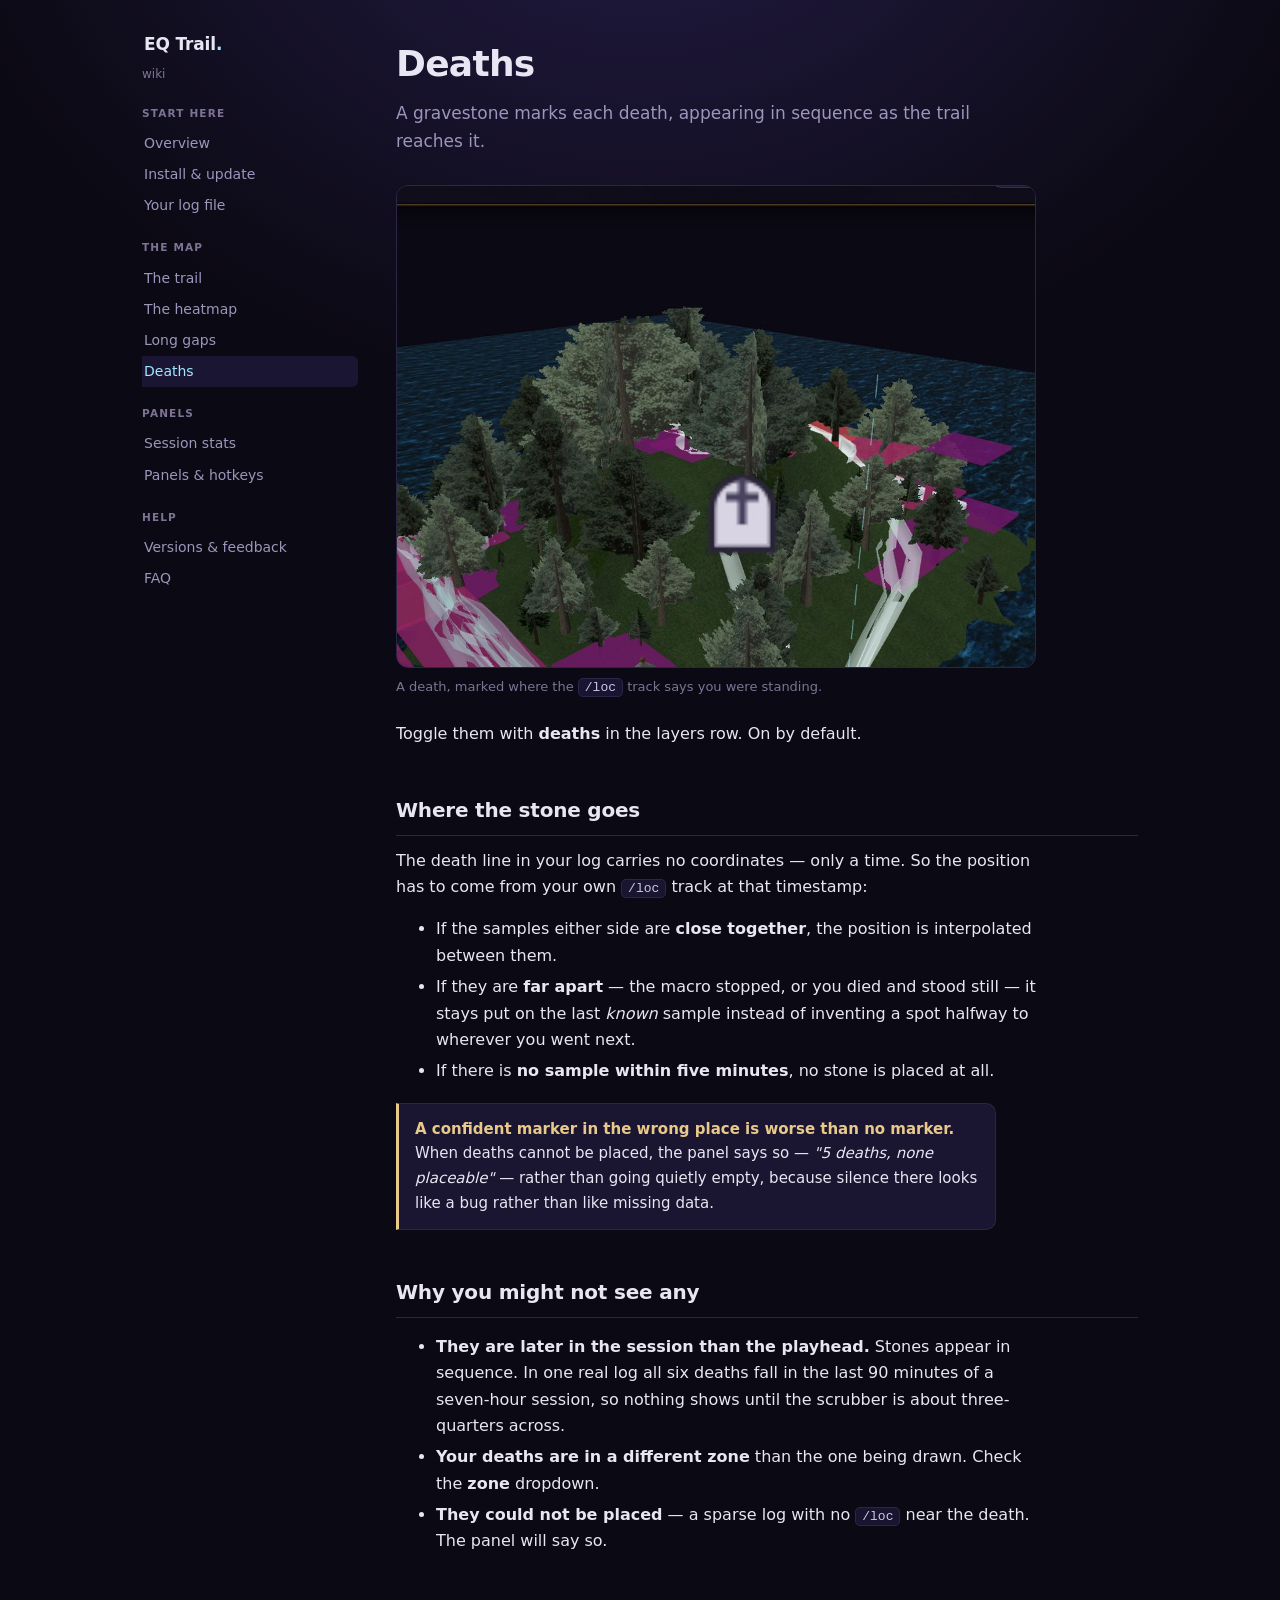
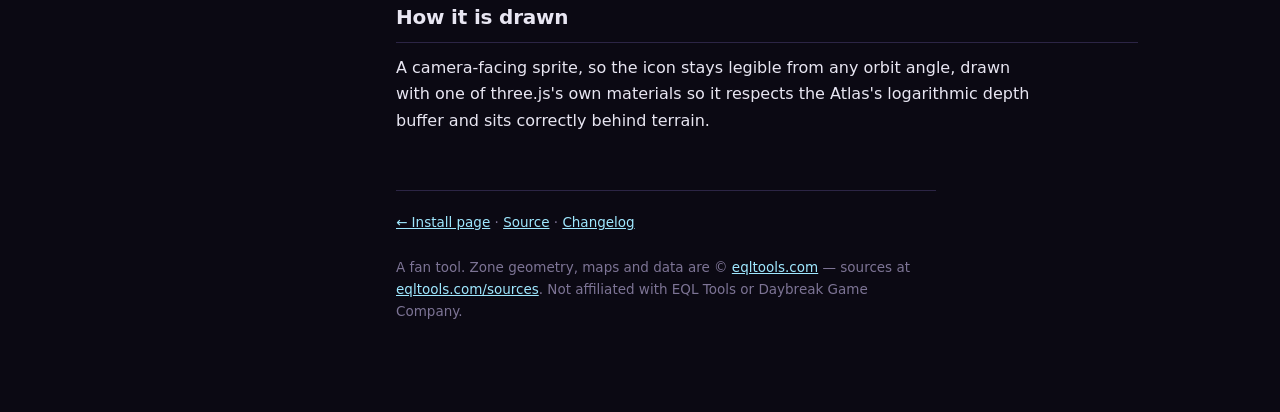
<file: docs/wiki/deaths.html>
<!doctype html>
<html lang="en">
<head>
<meta charset="utf-8">
<meta name="viewport" content="width=device-width, initial-scale=1">
<title>Deaths — EQ Trail wiki</title>
<meta name="description" content="A gravestone marks each death, appearing in sequence as the trail reaches it.">
<link rel="stylesheet" href="wiki.css">
</head>
<body>
<div class="shell">
<nav class="side">
  <a class="brand" href="index.html">EQ&nbsp;Trail<span>.</span></a>
  <div class="tag">wiki</div>
  <div class="cols">
    <h5>Start here</h5>
    <a href="index.html">Overview</a>
    <a href="install.html">Install & update</a>
    <a href="logs.html">Your log file</a>
    <h5>The map</h5>
    <a href="trail.html">The trail</a>
    <a href="heatmap.html">The heatmap</a>
    <a href="gaps.html">Long gaps</a>
    <a href="deaths.html" class="on">Deaths</a>
    <h5>Panels</h5>
    <a href="session.html">Session stats</a>
    <a href="interface.html">Panels & hotkeys</a>
    <h5>Help</h5>
    <a href="versions.html">Versions & feedback</a>
    <a href="faq.html">FAQ</a>
  </div>
</nav>
<main>
<h1>Deaths</h1>
<p class="lede">A gravestone marks each death, appearing in sequence as the
trail reaches it.</p>
<figure>
  <img src="../gravestone.jpg" alt="A pale headstone with a cross standing among trees on an island, with the trail and heatmap around it.">
  <figcaption>A death, marked where the <code>/loc</code> track says you were standing.</figcaption>
</figure>

<p>Toggle them with <b>deaths</b> in the layers row. On by default.</p>

<h2>Where the stone goes</h2>

<p>The death line in your log carries no coordinates — only a time. So the position has to come from
your own <code>/loc</code> track at that timestamp:</p>

<ul>
  <li>If the samples either side are <b>close together</b>, the position is interpolated between
      them.</li>
  <li>If they are <b>far apart</b> — the macro stopped, or you died and stood still — it stays put on
      the last <i>known</i> sample instead of inventing a spot halfway to wherever you went next.</li>
  <li>If there is <b>no sample within five minutes</b>, no stone is placed at all.</li>
</ul>

<div class="note">
  <b>A confident marker in the wrong place is worse than no marker.</b> When deaths cannot be placed,
  the panel says so — <i>"5 deaths, none placeable"</i> — rather than going quietly empty, because
  silence there looks like a bug rather than like missing data.
</div>

<h2>Why you might not see any</h2>

<ul>
  <li><b>They are later in the session than the playhead.</b> Stones appear in sequence. In one real
      log all six deaths fall in the last 90 minutes of a seven-hour session, so nothing shows until
      the scrubber is about three-quarters across.</li>
  <li><b>Your deaths are in a different zone</b> than the one being drawn. Check the <b>zone</b>
      dropdown.</li>
  <li><b>They could not be placed</b> — a sparse log with no <code>/loc</code> near the death. The
      panel will say so.</li>
</ul>

<h2>How it is drawn</h2>

<p>A camera-facing sprite, so the icon stays legible from any orbit angle, drawn with one of
three.js's own materials so it respects the Atlas's logarithmic depth buffer and sits correctly
behind terrain.</p>
<footer>
  <a href="../index.html">← Install page</a> ·
  <a href="https://github.com/kevroy314/eqatlas-overlay">Source</a> ·
  <a href="https://github.com/kevroy314/eqatlas-overlay/blob/main/CHANGELOG.md">Changelog</a><br><br>
  A fan tool. Zone geometry, maps and data are © <a href="https://eqltools.com">eqltools.com</a> —
  sources at <a href="https://eqltools.com/sources">eqltools.com/sources</a>.
  Not affiliated with EQL&nbsp;Tools or Daybreak Game Company.
</footer>
</main>
</div>
</body>
</html>
</file>
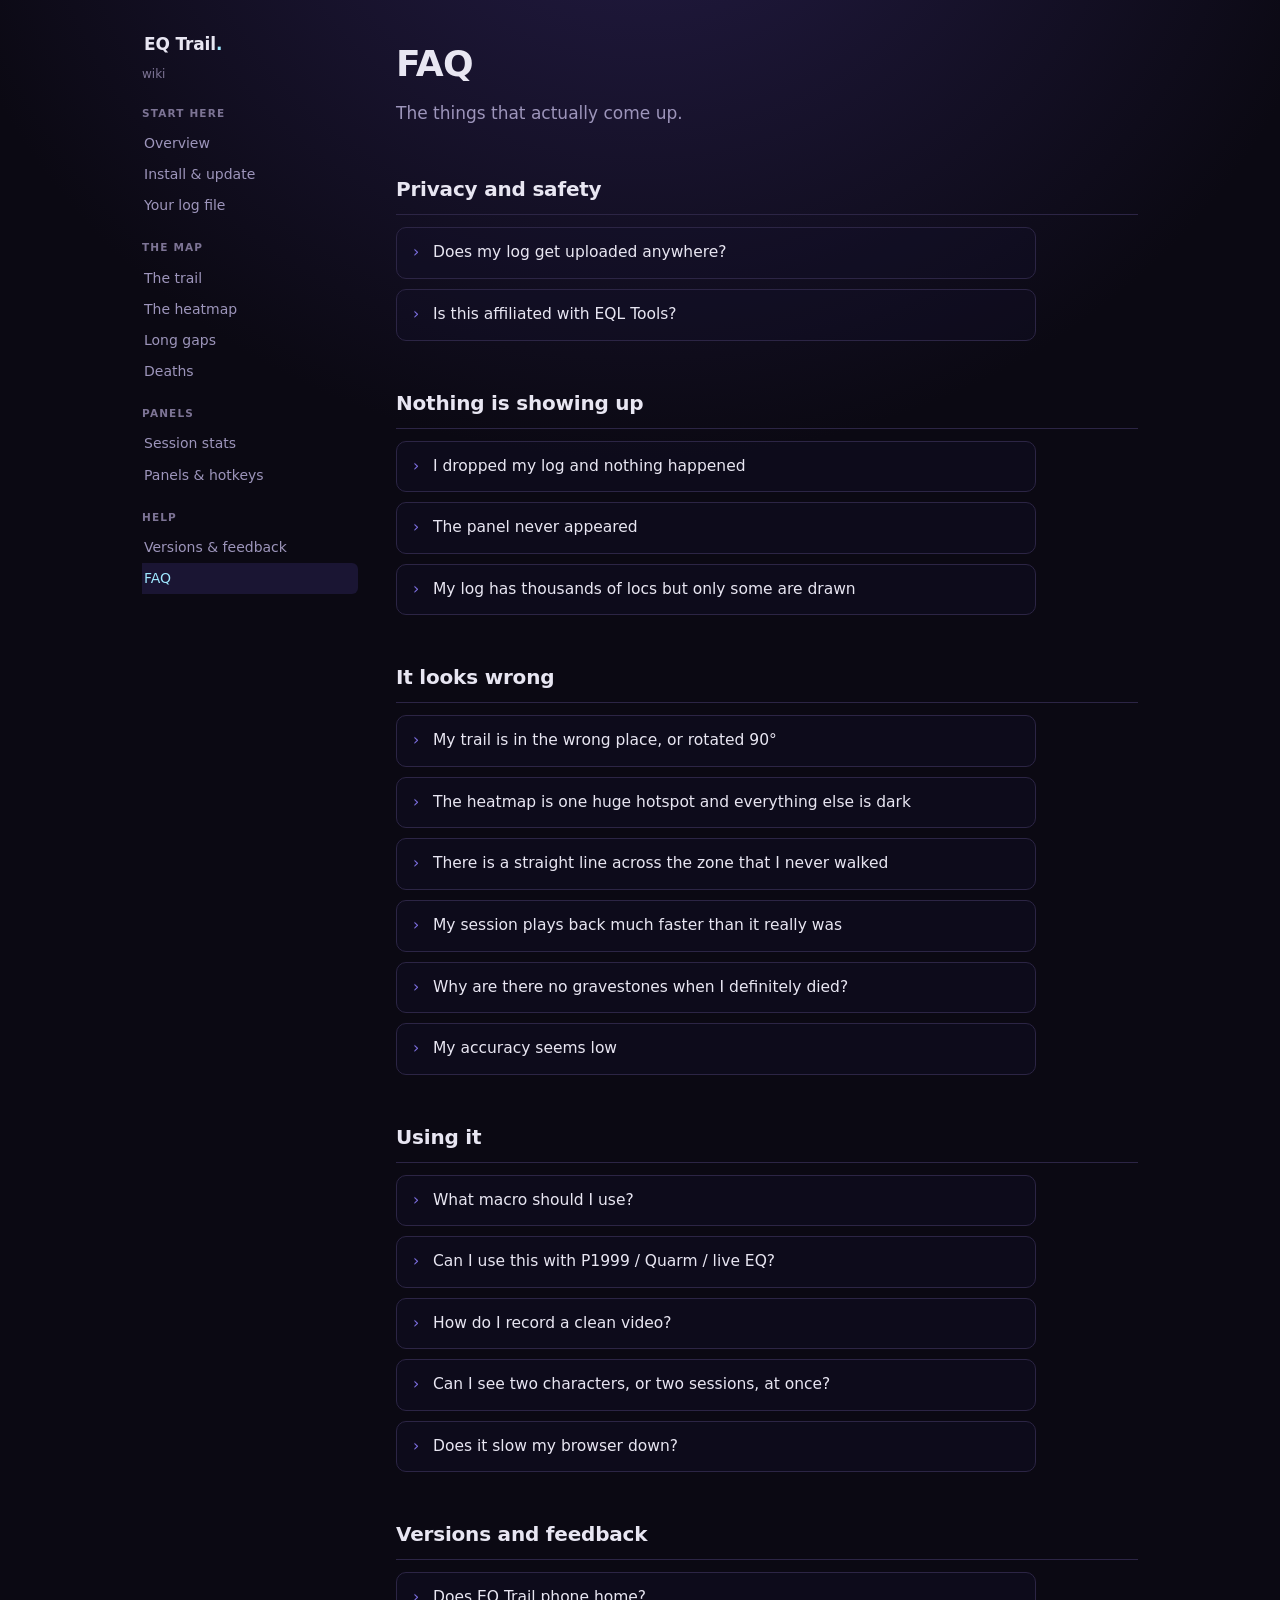
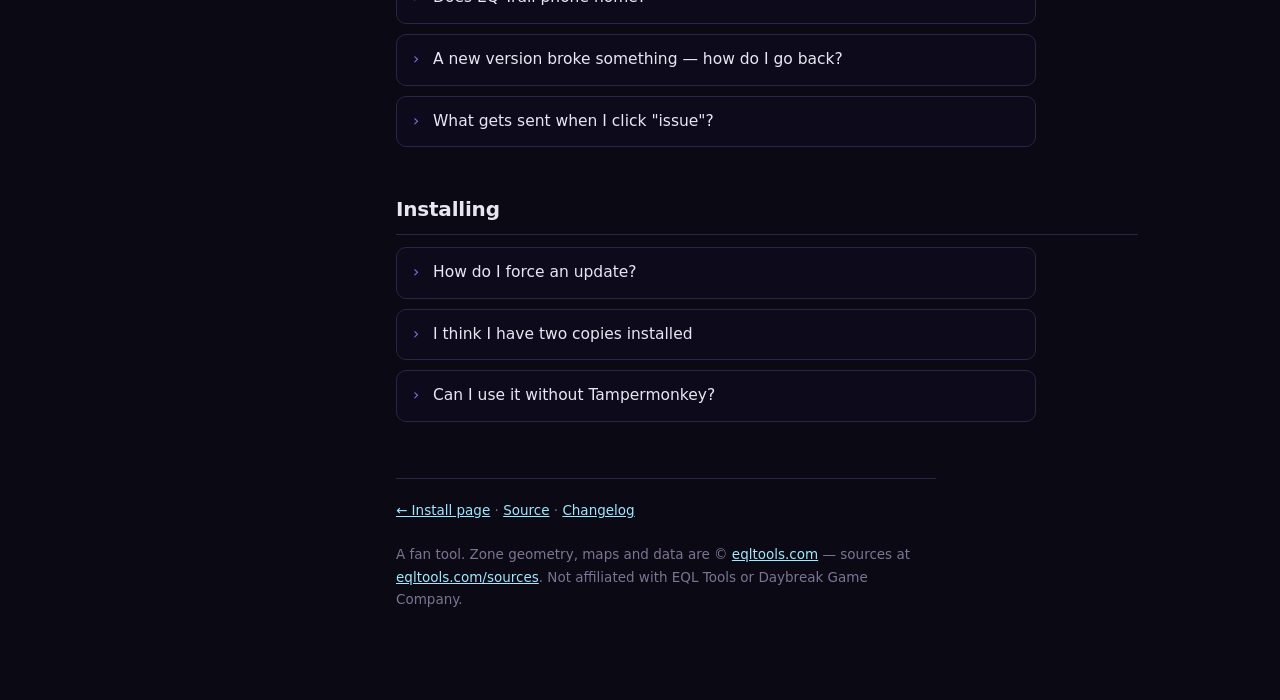
<file: docs/wiki/faq.html>
<!doctype html>
<html lang="en">
<head>
<meta charset="utf-8">
<meta name="viewport" content="width=device-width, initial-scale=1">
<title>FAQ — EQ Trail wiki</title>
<meta name="description" content="The things that actually come up.">
<link rel="stylesheet" href="wiki.css">
</head>
<body>
<div class="shell">
<nav class="side">
  <a class="brand" href="index.html">EQ&nbsp;Trail<span>.</span></a>
  <div class="tag">wiki</div>
  <div class="cols">
    <h5>Start here</h5>
    <a href="index.html">Overview</a>
    <a href="install.html">Install & update</a>
    <a href="logs.html">Your log file</a>
    <h5>The map</h5>
    <a href="trail.html">The trail</a>
    <a href="heatmap.html">The heatmap</a>
    <a href="gaps.html">Long gaps</a>
    <a href="deaths.html">Deaths</a>
    <h5>Panels</h5>
    <a href="session.html">Session stats</a>
    <a href="interface.html">Panels & hotkeys</a>
    <h5>Help</h5>
    <a href="versions.html">Versions & feedback</a>
    <a href="faq.html" class="on">FAQ</a>
  </div>
</nav>
<main>
<h1>FAQ</h1>
<p class="lede">The things that actually come up.</p>
<h2>Privacy and safety</h2>

<details><summary>Does my log get uploaded anywhere?</summary><div class="body">
<p>No. The file is read and drawn entirely in your own browser. Nothing is sent anywhere, and the
page that hands you the script has no server behind it — it is static hosting. The only thing saved
is your <i>settings</i>, in your own browser's local storage.</p>
</div></details>

<details><summary>Is this affiliated with EQL Tools?</summary><div class="body">
<p>No. It is a fan tool that runs on top of their Zone Atlas. It re-hosts none of their map data —
it adds objects to the page you already have open, which costs them one ordinary page view. Zone
geometry and data are theirs.</p>
</div></details>

<h2>Nothing is showing up</h2>

<details><summary>I dropped my log and nothing happened</summary><div class="body">
<p>Check the panel — it should tell you. The most common cause is that the log has no
<code>/loc</code> lines at all, in which case it says so explicitly. Vanilla EverQuest only writes a
position when you type <code>/loc</code>, so if your macro was not running, there is nothing to
draw.</p>
</div></details>

<details><summary>The panel never appeared</summary><div class="body">
<p>Make sure you are on a zone page (<code>eqltools.com/atlas?zone=…</code>) and that the 3D view has
finished loading. Open the console: EQ Trail logs <code>[EQTrail] ready</code> when it attaches, and
says so plainly if the page never published the handle it hooks into.</p>
<p>Also check <kbd>H</kbd> — you may have hidden the panels.</p>
</div></details>

<details><summary>My log has thousands of locs but only some are drawn</summary><div class="body">
<p>Only one zone is drawn at a time. The panel's stat line reads something like
<i>"3526 locs here of 3838 in 8 zones"</i> — the rest are in other zones. Use the <b>zone</b>
dropdown.</p>
</div></details>

<h2>It looks wrong</h2>

<details><summary>My trail is in the wrong place, or rotated 90°</summary><div class="body">
<p>Try the <b>swap X/Y</b> button. EQ Trail reads <code>/loc</code> as <b>east, north, up</b>, which
is what two different clients were measured to print. If yours prints north first, that button fixes
it. If it helps, please say so — it would be worth knowing which client does that.</p>
</div></details>

<details><summary>The heatmap is one huge hotspot and everything else is dark</summary><div class="body">
<p>Usually a long AFK or camp soaking up the top of the colour range. Two things to try:</p>
<p>1. Check the <b>gaps</b> setting — with <code>real</code> selected, every second of a two-hour
idle counts in full. <code>skip</code> caps it.</p>
<p>2. Switch <b>weight</b> to <code>visits</code>. If your macro only fires while you move, "time per
cell" is not measuring what you think — see <a href="logs.html">Your log file</a>.</p>
</div></details>

<details><summary>There is a straight line across the zone that I never walked</summary><div class="body">
<p>That should not happen — the trail breaks when samples are more than five minutes apart, exactly
to avoid it. If you are seeing one, the two samples either side are less than five minutes apart but
far away in space, which usually means a zone-out and back, or a death and a bind-point respawn.</p>
</div></details>

<details><summary>My session plays back much faster than it really was</summary><div class="body">
<p>That is <b>gaps: skip</b> doing its job — it removes idle time from the playback. The line under
the gap controls tells you exactly how much was removed. Set it to <code>real</code> for true
one-to-one time.</p>
</div></details>

<details><summary>Why are there no gravestones when I definitely died?</summary><div class="body">
<p>Three possibilities, and the panel usually tells you which: the deaths are later in the session
than the playhead has reached; they are in a different zone; or there was no <code>/loc</code> near
them so no stone could be placed. See <a href="deaths.html">Deaths</a>.</p>
</div></details>

<details><summary>My accuracy seems low</summary><div class="body">
<p>Misses include parries, dodges and blocks, not just clean misses — anything of the form
<i>"You try to X, but …"</i>. A figure around two-thirds is unremarkable.</p>
</div></details>

<h2>Using it</h2>

<details><summary>What macro should I use?</summary><div class="body">
<p>Anything that emits <code>/loc</code> repeatedly. A <b>fixed interval</b> gives the best data,
because then time and traffic agree and <b>weight: time</b> is meaningful. A <code>/loc</code> bound
to your movement keys also works, but it measures traffic rather than dwell — use
<b>weight: visits</b> with that kind of log.</p>
</div></details>

<details><summary>Can I use this with P1999 / Quarm / live EQ?</summary><div class="body">
<p>Yes — any client that writes a standard <code>eqlog_*.txt</code>. It has been tested against logs
from EQ Legends and from P1999 Green. The limit is not the client, it is whether the Atlas has a map
for the zone you were in; zones it does not carry are marked <code>no map</code>.</p>
</div></details>

<details><summary>How do I record a clean video?</summary><div class="body">
<p><kbd>Shift</kbd>+<kbd>H</kbd> hides the Atlas's chrome along with the EQ Trail panels, leaving the
map filling the window. Set up your view and playback speed first, then hide, then record. The
corner reminder fades out on its own so it will not appear in the capture.</p>
</div></details>

<details><summary>Can I see two characters, or two sessions, at once?</summary><div class="body">
<p>Not currently — dropping a second log replaces the first. If that would be useful, it is worth
raising as an issue.</p>
</div></details>

<details><summary>Does it slow my browser down?</summary><div class="body">
<p>Parsing is streamed in slices, so even a 121 MB log parses in about three seconds without
freezing the tab. Drawing is a handful of objects added to a scene the Atlas is already rendering.</p>
</div></details>

<h2>Versions and feedback</h2>

<details><summary>Does EQ Trail phone home?</summary><div class="body">
<p>Once a day it fetches one static JSON file from the project's GitHub Pages to see whether a newer
version exists. It sends no parameters and nothing about you, and the result is cached for 24 hours.
That is the only request it makes — your log is still never uploaded.</p>
<p>The <b>updates</b> button turns it off, and then the overlay is entirely offline.</p>
</div></details>

<details><summary>A new version broke something — how do I go back?</summary><div class="body">
<p><b>versions</b> at the bottom of the panel lists recent releases; click one to install it. They
are <i>pinned</i> builds with no update URL, so they will not silently update you forward again.</p>
<p>Then please file an <b>issue</b> so it gets fixed — the button pre-fills the version you were on.</p>
</div></details>

<details><summary>What gets sent when I click "issue"?</summary><div class="body">
<p>Nothing, until you press submit on GitHub. The button opens GitHub's own new-issue form with a
prompt and a collapsed diagnostics block filled in — your version, browser, GPU, the loaded zone, and
counts. <b>Never</b> your log, its file name, your coordinates or your session times. You can edit or
delete any of it before submitting. See <a href="versions.html">Versions &amp; feedback</a>.</p>
</div></details>

<h2>Installing</h2>

<details><summary>How do I force an update?</summary><div class="body">
<p>Tampermonkey icon → <b>Check for userscript updates</b>. Or click the install link again. Your
settings survive.</p>
</div></details>

<details><summary>I think I have two copies installed</summary><div class="body">
<p>Open the Tampermonkey dashboard and look for more than one <i>EQ Trail</i> entry. Versions from
0.2.0 onward update in place; an 0.1.0 install predates that and shows separately. Delete the older
one. Two copies will not break anything visible — each one tears the other's panels down on load, so
you get one working panel — but it is still worth tidying.</p>
</div></details>

<details><summary>Can I use it without Tampermonkey?</summary><div class="body">
<p>Yes — there is an unpacked browser extension, and you can also just paste the script into the
console. See <a href="install.html">Install &amp; update</a>.</p>
</div></details>
<footer>
  <a href="../index.html">← Install page</a> ·
  <a href="https://github.com/kevroy314/eqatlas-overlay">Source</a> ·
  <a href="https://github.com/kevroy314/eqatlas-overlay/blob/main/CHANGELOG.md">Changelog</a><br><br>
  A fan tool. Zone geometry, maps and data are © <a href="https://eqltools.com">eqltools.com</a> —
  sources at <a href="https://eqltools.com/sources">eqltools.com/sources</a>.
  Not affiliated with EQL&nbsp;Tools or Daybreak Game Company.
</footer>
</main>
</div>
</body>
</html>
</file>
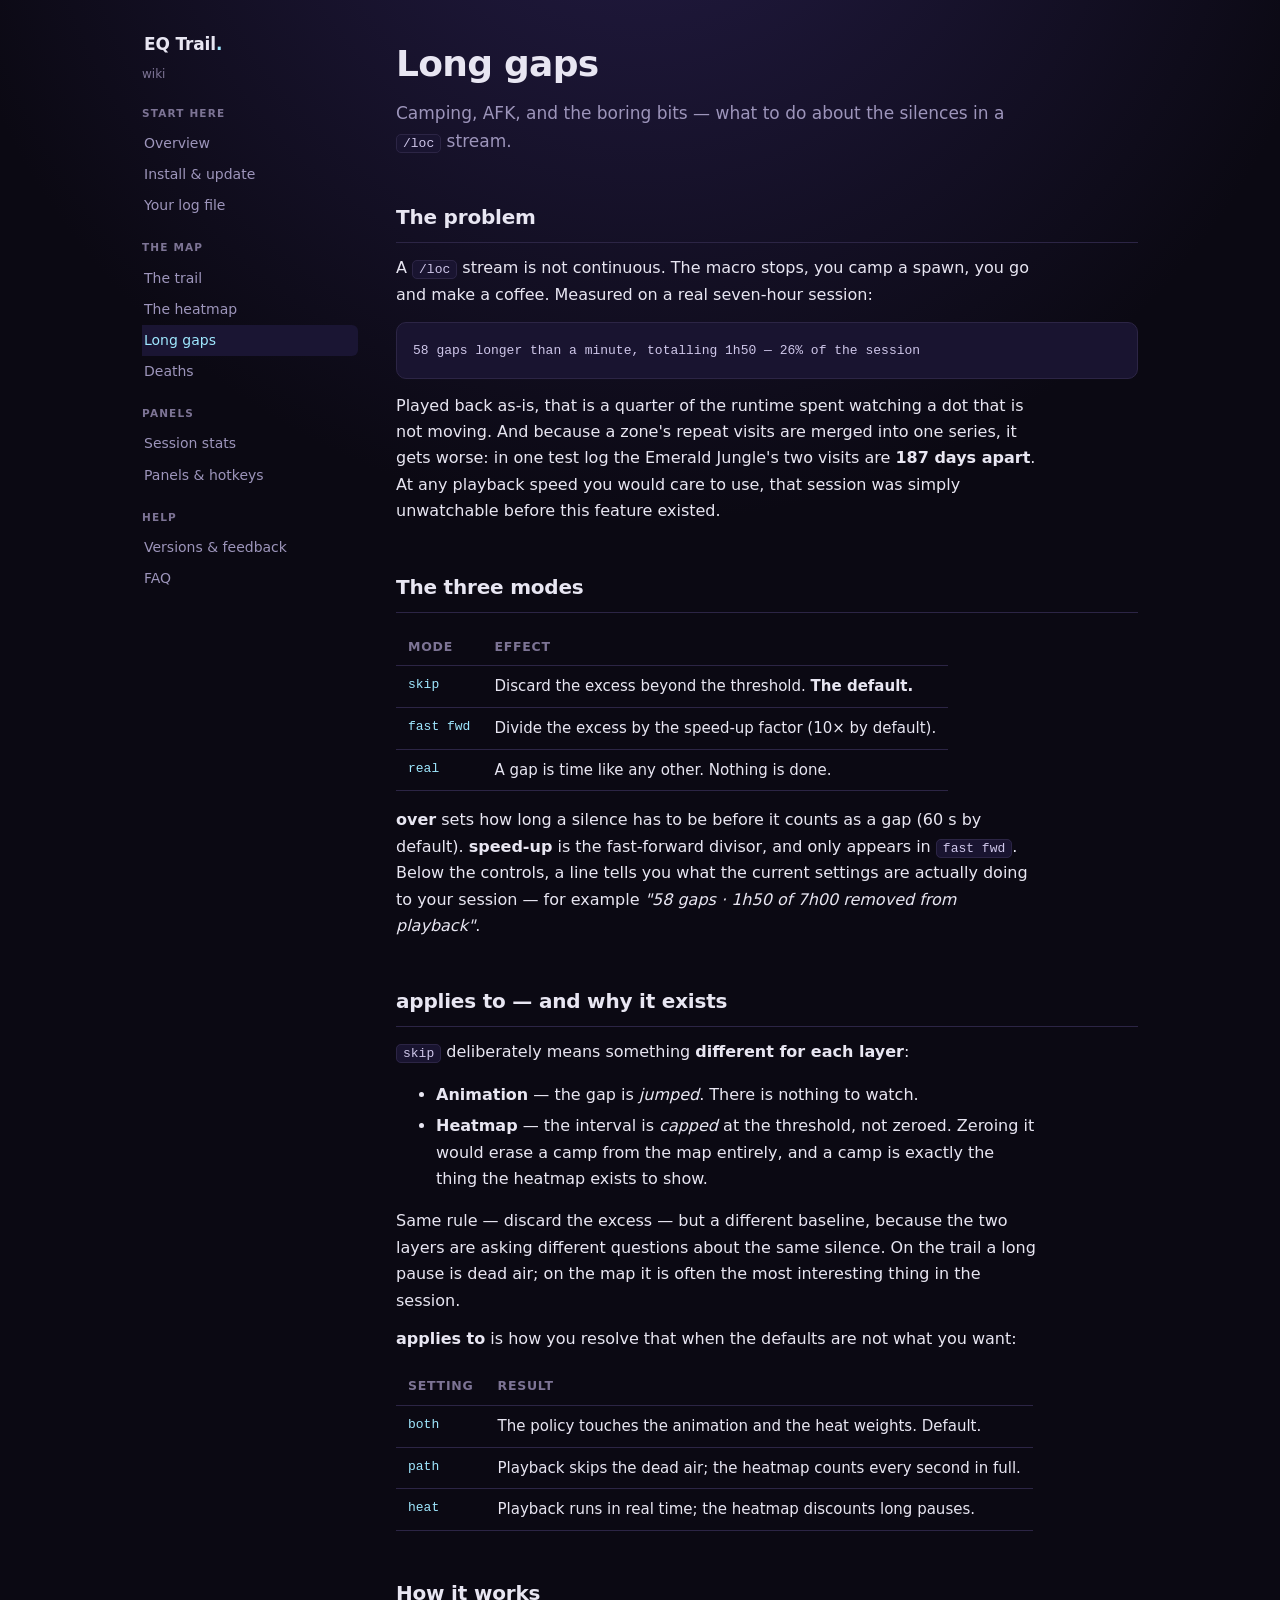
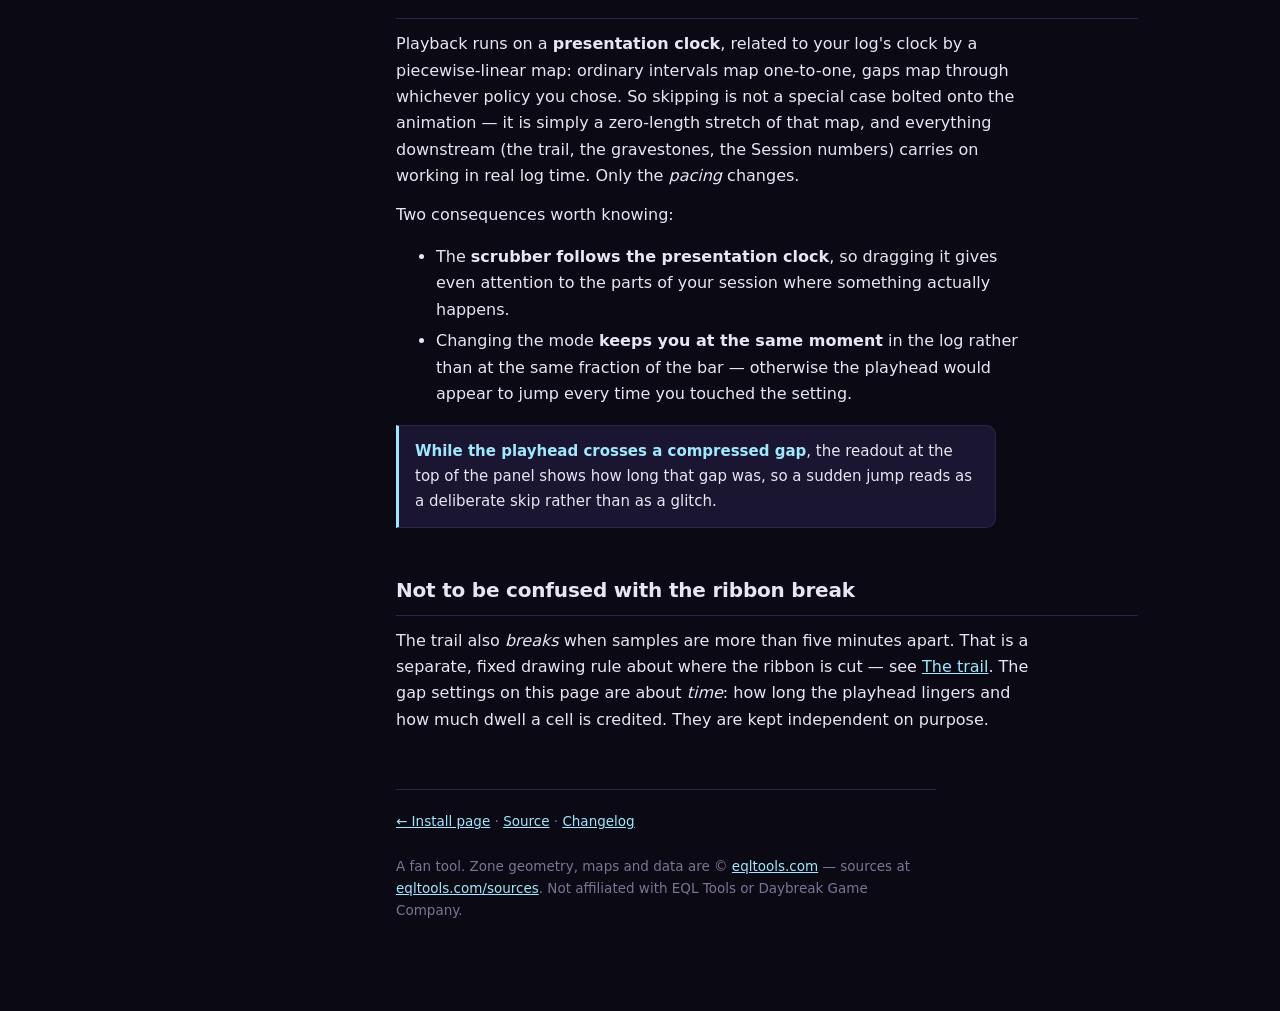
<file: docs/wiki/gaps.html>
<!doctype html>
<html lang="en">
<head>
<meta charset="utf-8">
<meta name="viewport" content="width=device-width, initial-scale=1">
<title>Long gaps — EQ Trail wiki</title>
<meta name="description" content="Camping, AFK, and the boring bits — what to do about the silences in a &lt;code&gt;/loc&lt;/code&gt; stream.">
<link rel="stylesheet" href="wiki.css">
</head>
<body>
<div class="shell">
<nav class="side">
  <a class="brand" href="index.html">EQ&nbsp;Trail<span>.</span></a>
  <div class="tag">wiki</div>
  <div class="cols">
    <h5>Start here</h5>
    <a href="index.html">Overview</a>
    <a href="install.html">Install & update</a>
    <a href="logs.html">Your log file</a>
    <h5>The map</h5>
    <a href="trail.html">The trail</a>
    <a href="heatmap.html">The heatmap</a>
    <a href="gaps.html" class="on">Long gaps</a>
    <a href="deaths.html">Deaths</a>
    <h5>Panels</h5>
    <a href="session.html">Session stats</a>
    <a href="interface.html">Panels & hotkeys</a>
    <h5>Help</h5>
    <a href="versions.html">Versions & feedback</a>
    <a href="faq.html">FAQ</a>
  </div>
</nav>
<main>
<h1>Long gaps</h1>
<p class="lede">Camping, AFK, and the boring bits — what to do about the
silences in a <code>/loc</code> stream.</p>
<h2>The problem</h2>

<p>A <code>/loc</code> stream is not continuous. The macro stops, you camp a spawn, you go and make a
coffee. Measured on a real seven-hour session:</p>

<pre><code>58 gaps longer than a minute, totalling 1h50 — 26% of the session</code></pre>

<p>Played back as-is, that is a quarter of the runtime spent watching a dot that is not moving. And
because a zone's repeat visits are merged into one series, it gets worse: in one test log the
Emerald Jungle's two visits are <b>187 days apart</b>. At any playback speed you would care to use,
that session was simply unwatchable before this feature existed.</p>

<h2>The three modes</h2>

<table>
  <tr><th>Mode</th><th>Effect</th></tr>
  <tr><td>skip</td><td>Discard the excess beyond the threshold. <b>The default.</b></td></tr>
  <tr><td>fast fwd</td><td>Divide the excess by the speed-up factor (10× by default).</td></tr>
  <tr><td>real</td><td>A gap is time like any other. Nothing is done.</td></tr>
</table>

<p><b>over</b> sets how long a silence has to be before it counts as a gap (60 s by default).
<b>speed-up</b> is the fast-forward divisor, and only appears in <code>fast fwd</code>. Below the
controls, a line tells you what the current settings are actually doing to your session — for
example <i>"58 gaps · 1h50 of 7h00 removed from playback"</i>.</p>

<h2>applies to — and why it exists</h2>

<p><code>skip</code> deliberately means something <b>different for each layer</b>:</p>

<ul>
  <li><b>Animation</b> — the gap is <i>jumped</i>. There is nothing to watch.</li>
  <li><b>Heatmap</b> — the interval is <i>capped</i> at the threshold, not zeroed. Zeroing it would
      erase a camp from the map entirely, and a camp is exactly the thing the heatmap exists to
      show.</li>
</ul>

<p>Same rule — discard the excess — but a different baseline, because the two layers are asking
different questions about the same silence. On the trail a long pause is dead air; on the map it is
often the most interesting thing in the session.</p>

<p><b>applies to</b> is how you resolve that when the defaults are not what you want:</p>

<table>
  <tr><th>Setting</th><th>Result</th></tr>
  <tr><td>both</td><td>The policy touches the animation and the heat weights. Default.</td></tr>
  <tr><td>path</td><td>Playback skips the dead air; the heatmap counts every second in full.</td></tr>
  <tr><td>heat</td><td>Playback runs in real time; the heatmap discounts long pauses.</td></tr>
</table>

<h2>How it works</h2>

<p>Playback runs on a <b>presentation clock</b>, related to your log's clock by a piecewise-linear
map: ordinary intervals map one-to-one, gaps map through whichever policy you chose. So skipping is
not a special case bolted onto the animation — it is simply a zero-length stretch of that map, and
everything downstream (the trail, the gravestones, the Session numbers) carries on working in real
log time. Only the <i>pacing</i> changes.</p>

<p>Two consequences worth knowing:</p>

<ul>
  <li>The <b>scrubber follows the presentation clock</b>, so dragging it gives even attention to the
      parts of your session where something actually happens.</li>
  <li>Changing the mode <b>keeps you at the same moment</b> in the log rather than at the same
      fraction of the bar — otherwise the playhead would appear to jump every time you touched the
      setting.</li>
</ul>

<div class="note tip">
  <b>While the playhead crosses a compressed gap</b>, the readout at the top of the panel shows how
  long that gap was, so a sudden jump reads as a deliberate skip rather than as a glitch.
</div>

<h2>Not to be confused with the ribbon break</h2>

<p>The trail also <i>breaks</i> when samples are more than five minutes apart. That is a separate,
fixed drawing rule about where the ribbon is cut — see <a href="trail.html">The trail</a>. The gap
settings on this page are about <i>time</i>: how long the playhead lingers and how much dwell a cell
is credited. They are kept independent on purpose.</p>
<footer>
  <a href="../index.html">← Install page</a> ·
  <a href="https://github.com/kevroy314/eqatlas-overlay">Source</a> ·
  <a href="https://github.com/kevroy314/eqatlas-overlay/blob/main/CHANGELOG.md">Changelog</a><br><br>
  A fan tool. Zone geometry, maps and data are © <a href="https://eqltools.com">eqltools.com</a> —
  sources at <a href="https://eqltools.com/sources">eqltools.com/sources</a>.
  Not affiliated with EQL&nbsp;Tools or Daybreak Game Company.
</footer>
</main>
</div>
</body>
</html>
</file>
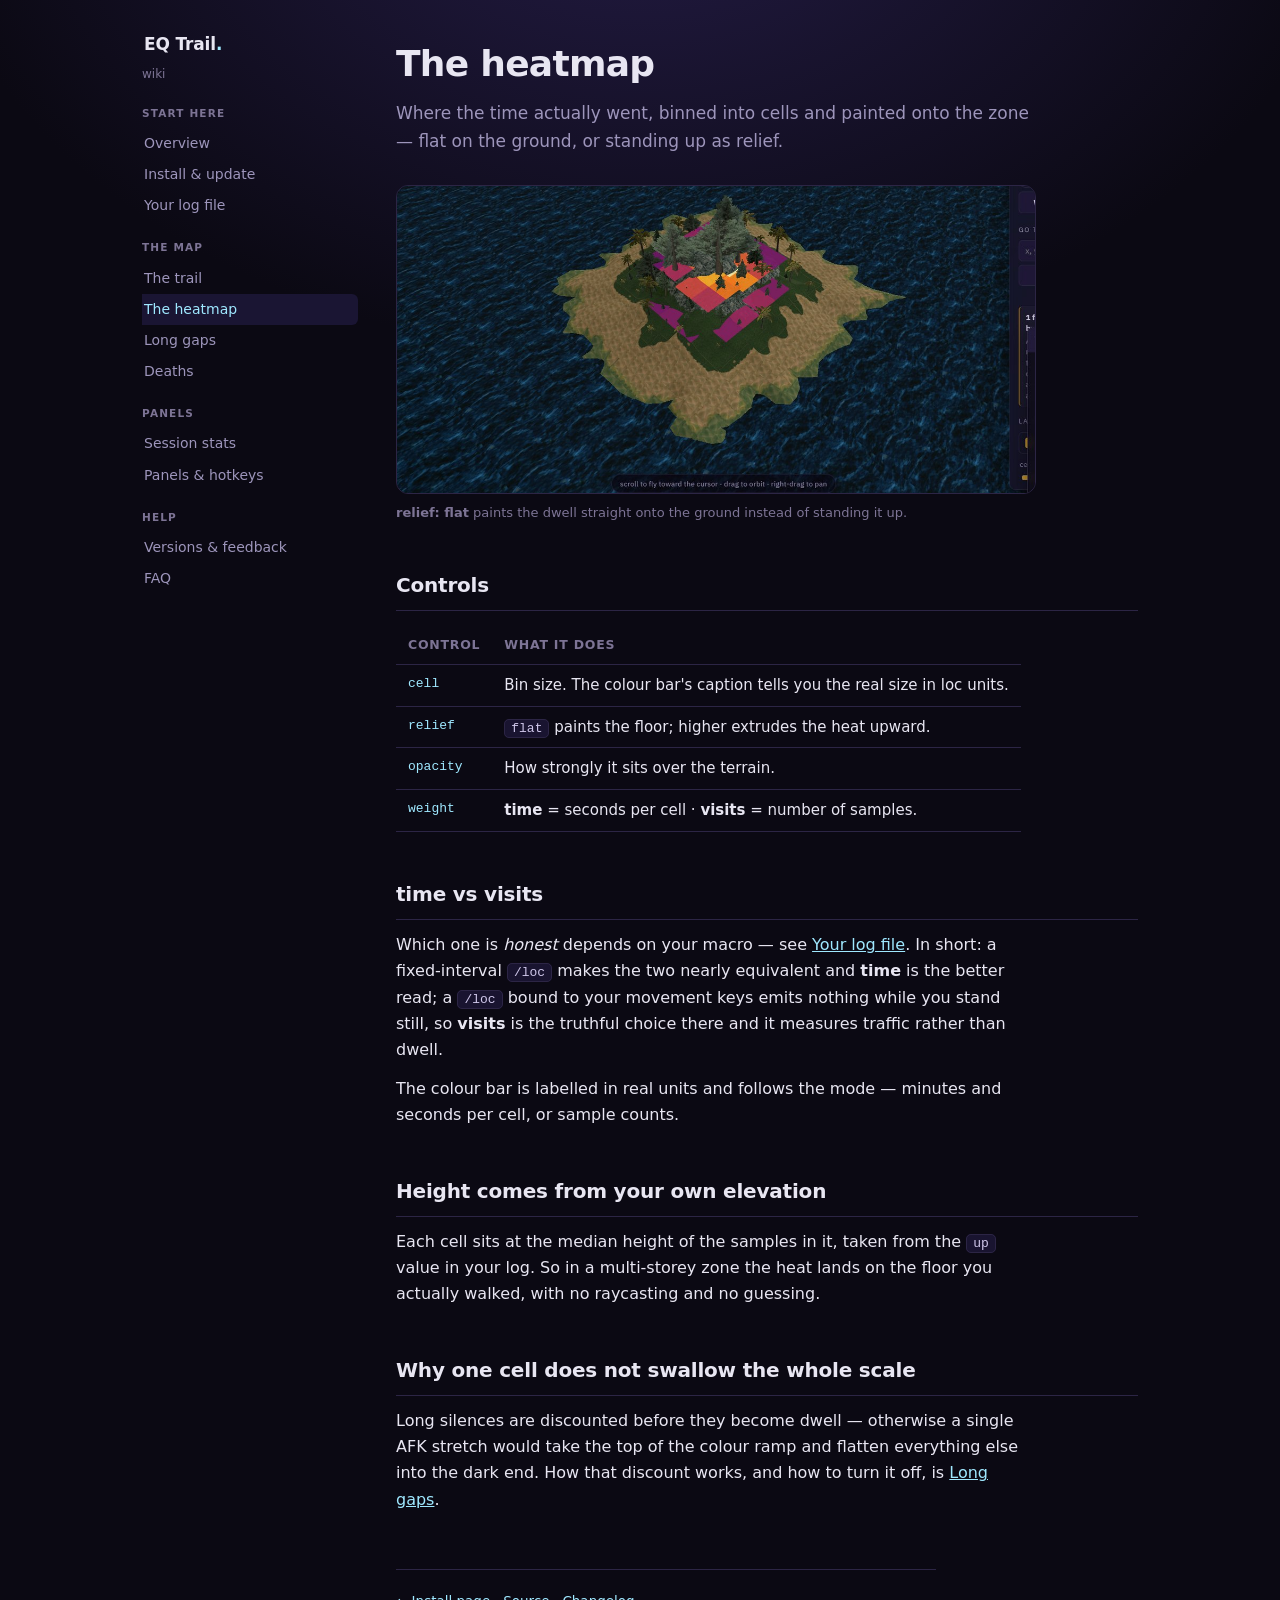
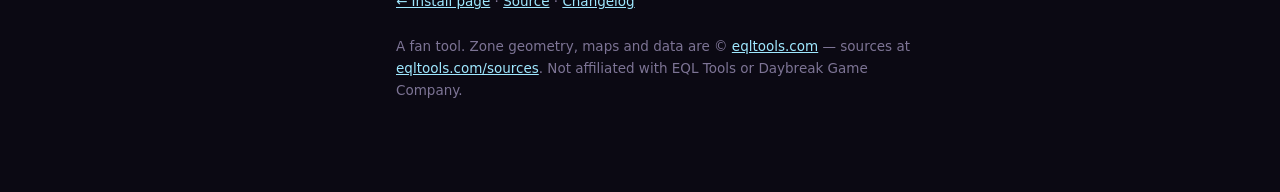
<file: docs/wiki/heatmap.html>
<!doctype html>
<html lang="en">
<head>
<meta charset="utf-8">
<meta name="viewport" content="width=device-width, initial-scale=1">
<title>The heatmap — EQ Trail wiki</title>
<meta name="description" content="Where the time actually went, binned into cells and painted onto the zone — flat on the ground, or standing up as relief.">
<link rel="stylesheet" href="wiki.css">
</head>
<body>
<div class="shell">
<nav class="side">
  <a class="brand" href="index.html">EQ&nbsp;Trail<span>.</span></a>
  <div class="tag">wiki</div>
  <div class="cols">
    <h5>Start here</h5>
    <a href="index.html">Overview</a>
    <a href="install.html">Install & update</a>
    <a href="logs.html">Your log file</a>
    <h5>The map</h5>
    <a href="trail.html">The trail</a>
    <a href="heatmap.html" class="on">The heatmap</a>
    <a href="gaps.html">Long gaps</a>
    <a href="deaths.html">Deaths</a>
    <h5>Panels</h5>
    <a href="session.html">Session stats</a>
    <a href="interface.html">Panels & hotkeys</a>
    <h5>Help</h5>
    <a href="versions.html">Versions & feedback</a>
    <a href="faq.html">FAQ</a>
  </div>
</nav>
<main>
<h1>The heatmap</h1>
<p class="lede">Where the time actually went, binned into cells and
painted onto the zone — flat on the ground, or standing up as relief.</p>
<figure>
  <img src="../heatmap-flat.jpg" alt="An island with the heatmap painted flat across the terrain, magenta at the edges and yellow-white at the centre.">
  <figcaption><b>relief: flat</b> paints the dwell straight onto the ground instead of standing it up.</figcaption>
</figure>

<h2>Controls</h2>

<table>
  <tr><th>Control</th><th>What it does</th></tr>
  <tr><td>cell</td><td>Bin size. The colour bar's caption tells you the real size in loc units.</td></tr>
  <tr><td>relief</td><td><code>flat</code> paints the floor; higher extrudes the heat upward.</td></tr>
  <tr><td>opacity</td><td>How strongly it sits over the terrain.</td></tr>
  <tr><td>weight</td><td><b>time</b> = seconds per cell · <b>visits</b> = number of samples.</td></tr>
</table>

<h2>time vs visits</h2>

<p>Which one is <i>honest</i> depends on your macro — see
<a href="logs.html">Your log file</a>. In short: a fixed-interval <code>/loc</code> makes the two
nearly equivalent and <b>time</b> is the better read; a <code>/loc</code> bound to your movement keys
emits nothing while you stand still, so <b>visits</b> is the truthful choice there and it measures
traffic rather than dwell.</p>

<p>The colour bar is labelled in real units and follows the mode — minutes and seconds per cell, or
sample counts.</p>

<h2>Height comes from your own elevation</h2>

<p>Each cell sits at the median height of the samples in it, taken from the <code>up</code> value in
your log. So in a multi-storey zone the heat lands on the floor you actually walked, with no
raycasting and no guessing.</p>

<h2>Why one cell does not swallow the whole scale</h2>

<p>Long silences are discounted before they become dwell — otherwise a single AFK stretch would take
the top of the colour ramp and flatten everything else into the dark end. How that discount works,
and how to turn it off, is <a href="gaps.html">Long gaps</a>.</p>
<footer>
  <a href="../index.html">← Install page</a> ·
  <a href="https://github.com/kevroy314/eqatlas-overlay">Source</a> ·
  <a href="https://github.com/kevroy314/eqatlas-overlay/blob/main/CHANGELOG.md">Changelog</a><br><br>
  A fan tool. Zone geometry, maps and data are © <a href="https://eqltools.com">eqltools.com</a> —
  sources at <a href="https://eqltools.com/sources">eqltools.com/sources</a>.
  Not affiliated with EQL&nbsp;Tools or Daybreak Game Company.
</footer>
</main>
</div>
</body>
</html>
</file>
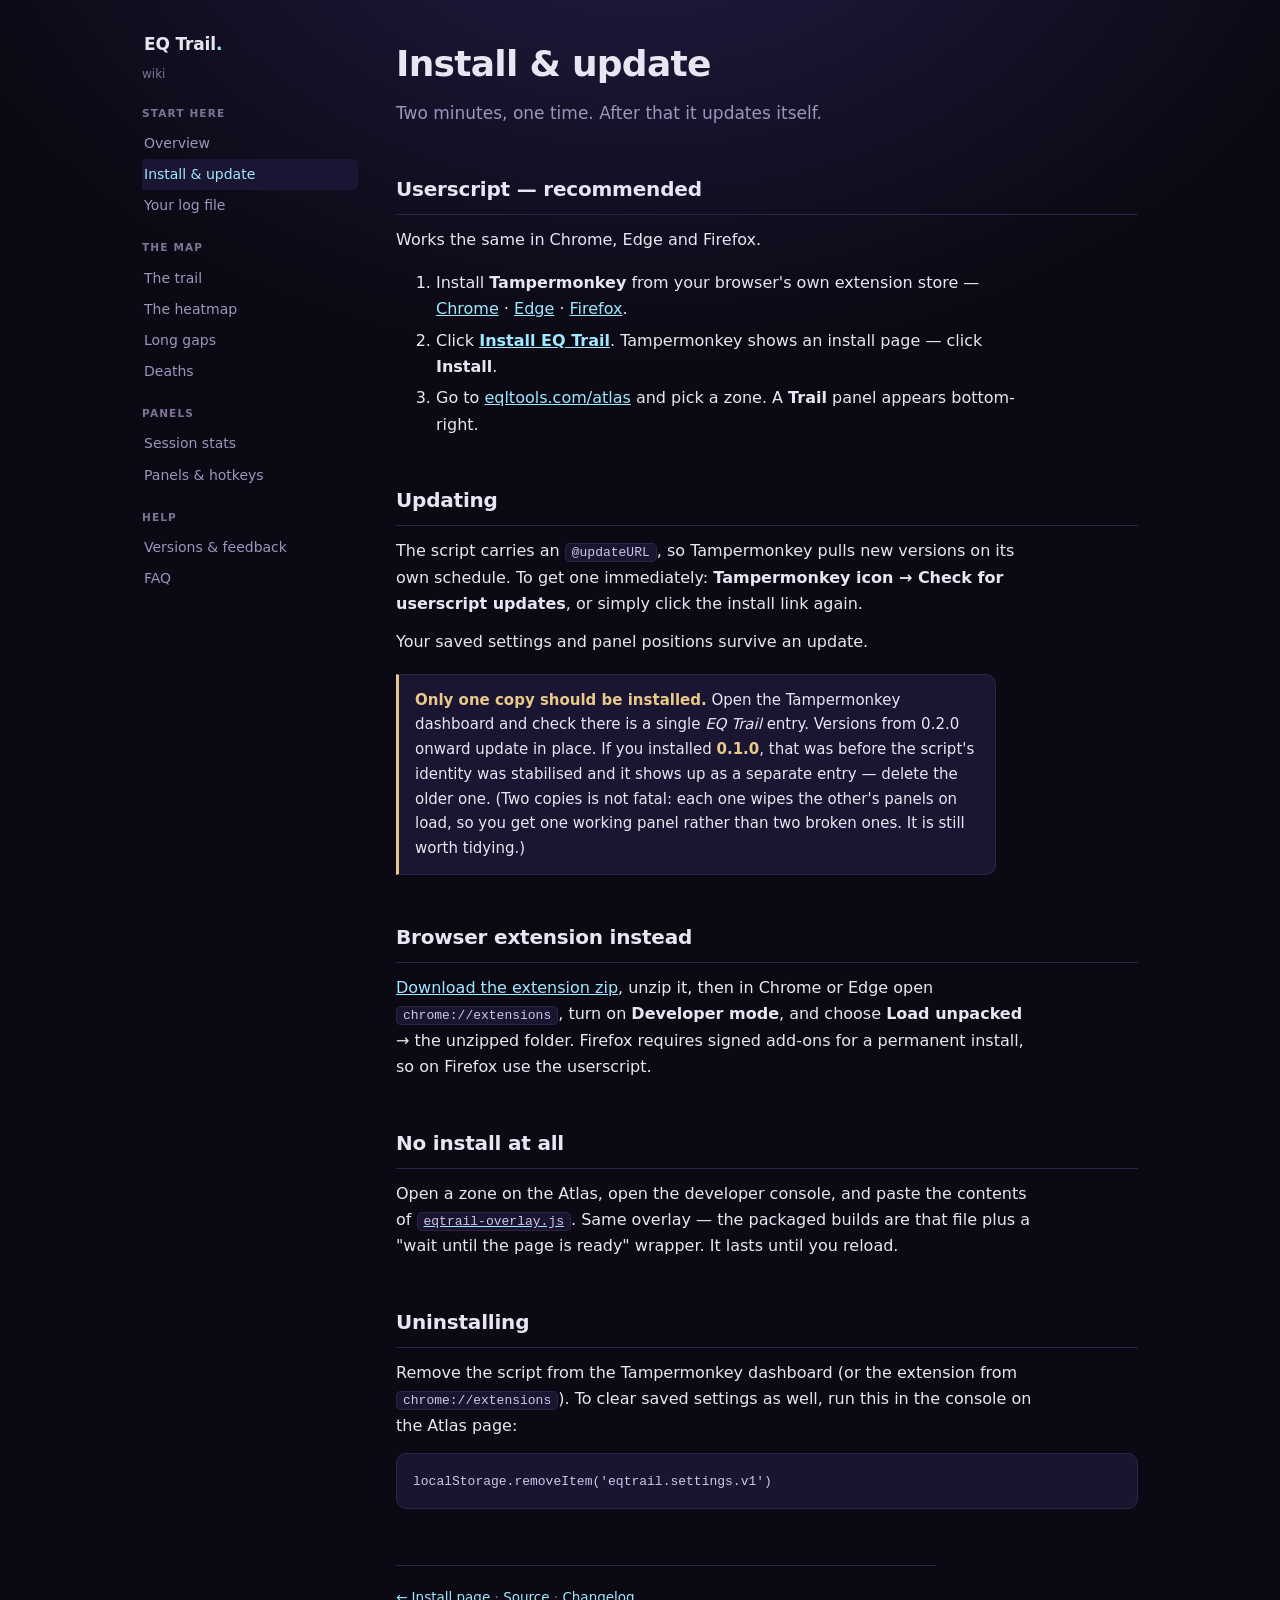
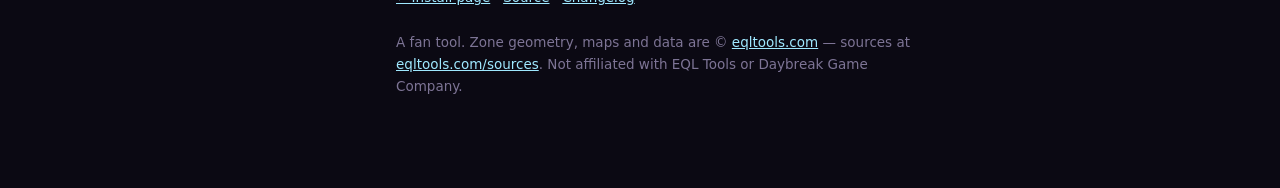
<file: docs/wiki/install.html>
<!doctype html>
<html lang="en">
<head>
<meta charset="utf-8">
<meta name="viewport" content="width=device-width, initial-scale=1">
<title>Install &amp; update — EQ Trail wiki</title>
<meta name="description" content="Two minutes, one time. After that it updates itself.">
<link rel="stylesheet" href="wiki.css">
</head>
<body>
<div class="shell">
<nav class="side">
  <a class="brand" href="index.html">EQ&nbsp;Trail<span>.</span></a>
  <div class="tag">wiki</div>
  <div class="cols">
    <h5>Start here</h5>
    <a href="index.html">Overview</a>
    <a href="install.html" class="on">Install & update</a>
    <a href="logs.html">Your log file</a>
    <h5>The map</h5>
    <a href="trail.html">The trail</a>
    <a href="heatmap.html">The heatmap</a>
    <a href="gaps.html">Long gaps</a>
    <a href="deaths.html">Deaths</a>
    <h5>Panels</h5>
    <a href="session.html">Session stats</a>
    <a href="interface.html">Panels & hotkeys</a>
    <h5>Help</h5>
    <a href="versions.html">Versions & feedback</a>
    <a href="faq.html">FAQ</a>
  </div>
</nav>
<main>
<h1>Install &amp; update</h1>
<p class="lede">Two minutes, one time. After that it
updates itself.</p>
<h2>Userscript — recommended</h2>

<p>Works the same in Chrome, Edge and Firefox.</p>

<ol>
  <li>Install <b>Tampermonkey</b> from your browser's own extension store —
    <a href="https://chromewebstore.google.com/detail/tampermonkey/dhdgffkkebhmkfjojejmpbldmpobfkfo">Chrome</a> ·
    <a href="https://microsoftedge.microsoft.com/addons/detail/tampermonkey/iikmkjmpaadaobahmlepeloendndfphd">Edge</a> ·
    <a href="https://addons.mozilla.org/firefox/addon/tampermonkey/">Firefox</a>.</li>
  <li>Click <a href="../eqtrail.user.js"><b>Install EQ Trail</b></a>. Tampermonkey shows an install
    page — click <b>Install</b>.</li>
  <li>Go to <a href="https://eqltools.com/atlas">eqltools.com/atlas</a> and pick a zone. A
    <b>Trail</b> panel appears bottom-right.</li>
</ol>

<h2>Updating</h2>

<p>The script carries an <code>@updateURL</code>, so Tampermonkey pulls new versions on its own
schedule. To get one immediately: <b>Tampermonkey icon → Check for userscript updates</b>, or simply
click the install link again.</p>

<p>Your saved settings and panel positions survive an update.</p>

<div class="note">
  <b>Only one copy should be installed.</b> Open the Tampermonkey dashboard and check there is a
  single <i>EQ Trail</i> entry. Versions from 0.2.0 onward update in place. If you installed
  <b>0.1.0</b>, that was before the script's identity was stabilised and it shows up as a separate
  entry — delete the older one. (Two copies is not fatal: each one wipes the other's panels on load,
  so you get one working panel rather than two broken ones. It is still worth tidying.)
</div>

<h2>Browser extension instead</h2>

<p><a href="../eqtrail-extension.zip">Download the extension zip</a>, unzip it, then in Chrome or
Edge open <code>chrome://extensions</code>, turn on <b>Developer mode</b>, and choose <b>Load
unpacked</b> → the unzipped folder. Firefox requires signed add-ons for a permanent install, so on
Firefox use the userscript.</p>

<h2>No install at all</h2>

<p>Open a zone on the Atlas, open the developer console, and paste the contents of
<a href="https://github.com/kevroy314/eqatlas-overlay/blob/main/eqtrail-overlay.js"><code>eqtrail-overlay.js</code></a>.
Same overlay — the packaged builds are that file plus a "wait until the page is ready" wrapper. It
lasts until you reload.</p>

<h2>Uninstalling</h2>

<p>Remove the script from the Tampermonkey dashboard (or the extension from
<code>chrome://extensions</code>). To clear saved settings as well, run this in the console on the
Atlas page:</p>

<pre><code>localStorage.removeItem('eqtrail.settings.v1')</code></pre>
<footer>
  <a href="../index.html">← Install page</a> ·
  <a href="https://github.com/kevroy314/eqatlas-overlay">Source</a> ·
  <a href="https://github.com/kevroy314/eqatlas-overlay/blob/main/CHANGELOG.md">Changelog</a><br><br>
  A fan tool. Zone geometry, maps and data are © <a href="https://eqltools.com">eqltools.com</a> —
  sources at <a href="https://eqltools.com/sources">eqltools.com/sources</a>.
  Not affiliated with EQL&nbsp;Tools or Daybreak Game Company.
</footer>
</main>
</div>
</body>
</html>
</file>
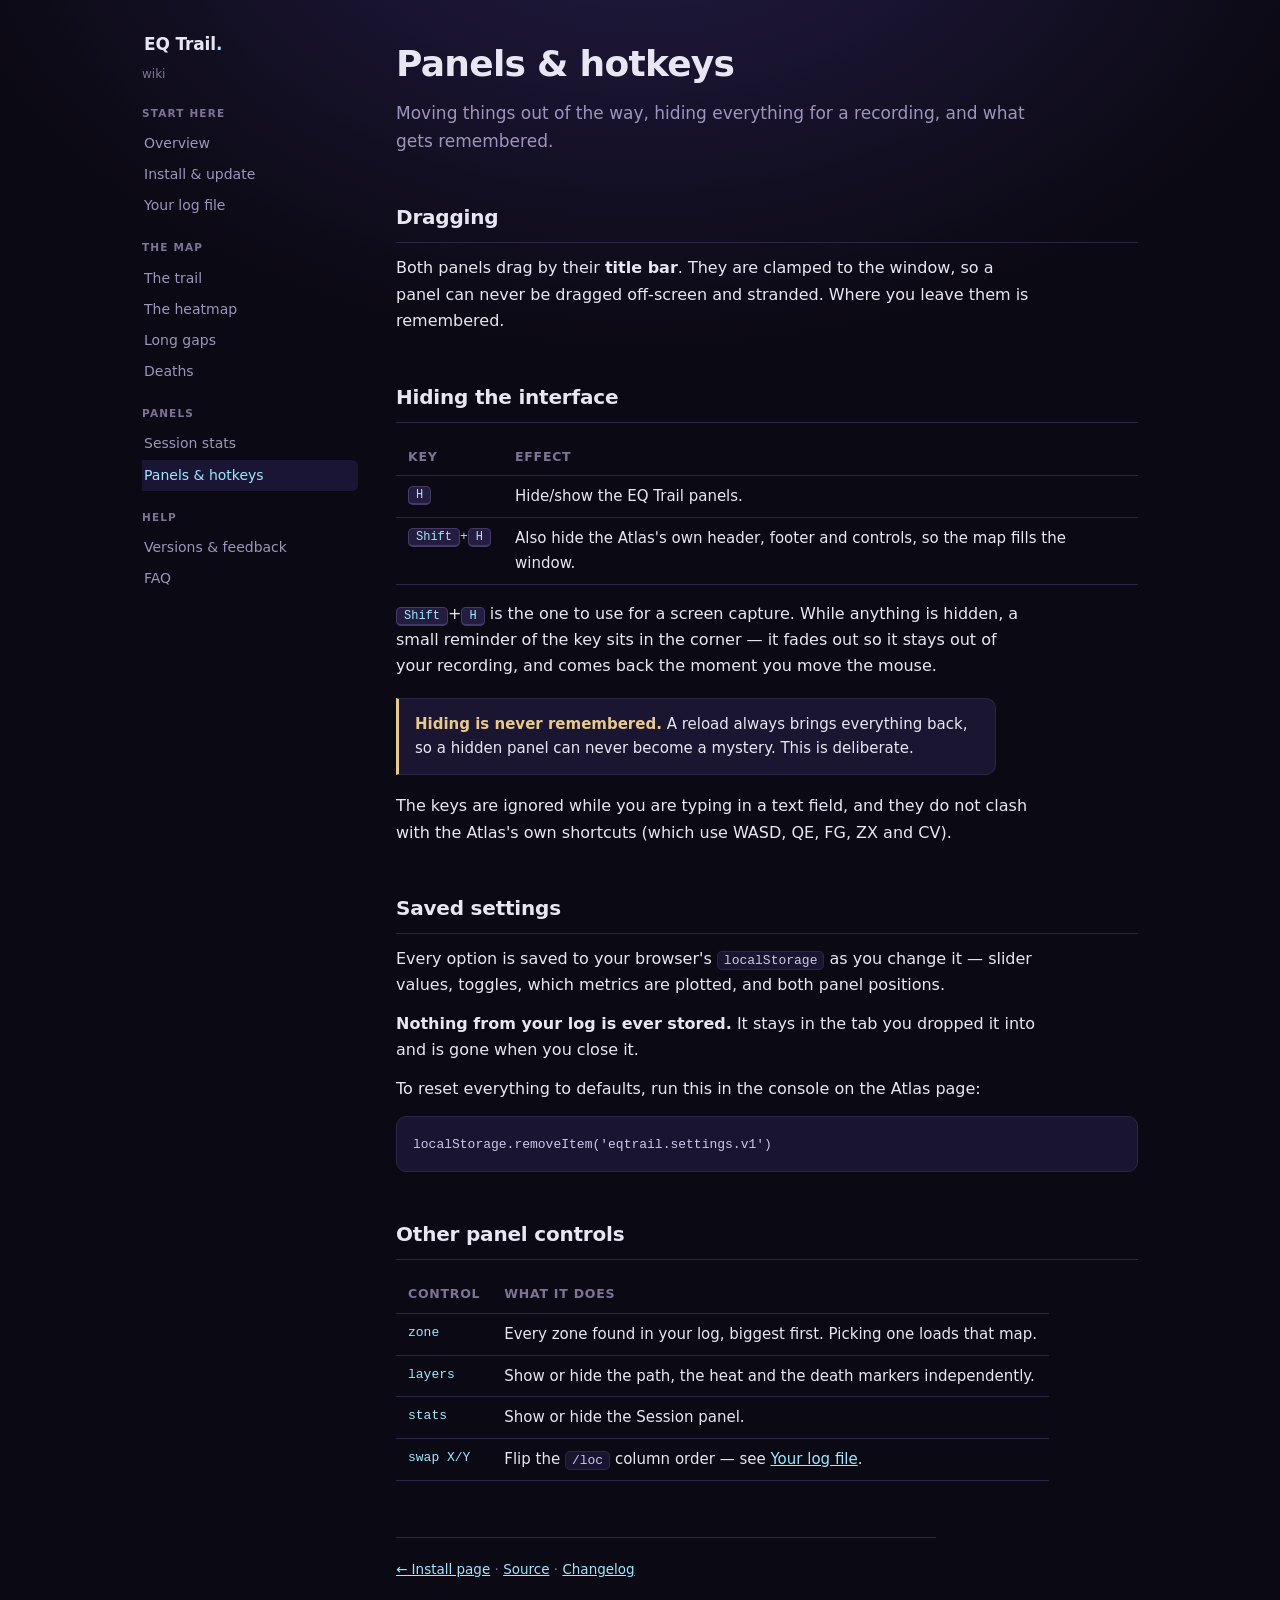
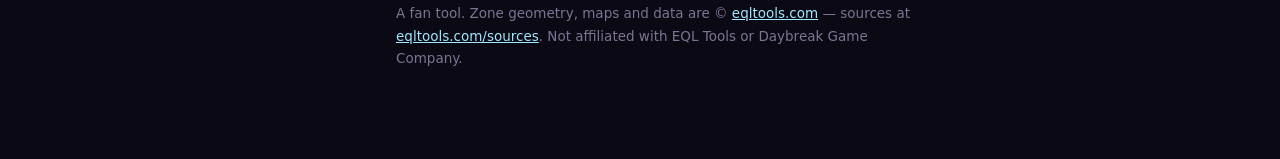
<file: docs/wiki/interface.html>
<!doctype html>
<html lang="en">
<head>
<meta charset="utf-8">
<meta name="viewport" content="width=device-width, initial-scale=1">
<title>Panels &amp; hotkeys — EQ Trail wiki</title>
<meta name="description" content="Moving things out of the way, hiding everything for a recording, and what gets remembered.">
<link rel="stylesheet" href="wiki.css">
</head>
<body>
<div class="shell">
<nav class="side">
  <a class="brand" href="index.html">EQ&nbsp;Trail<span>.</span></a>
  <div class="tag">wiki</div>
  <div class="cols">
    <h5>Start here</h5>
    <a href="index.html">Overview</a>
    <a href="install.html">Install & update</a>
    <a href="logs.html">Your log file</a>
    <h5>The map</h5>
    <a href="trail.html">The trail</a>
    <a href="heatmap.html">The heatmap</a>
    <a href="gaps.html">Long gaps</a>
    <a href="deaths.html">Deaths</a>
    <h5>Panels</h5>
    <a href="session.html">Session stats</a>
    <a href="interface.html" class="on">Panels & hotkeys</a>
    <h5>Help</h5>
    <a href="versions.html">Versions & feedback</a>
    <a href="faq.html">FAQ</a>
  </div>
</nav>
<main>
<h1>Panels &amp; hotkeys</h1>
<p class="lede">Moving things out of the way,
hiding everything for a recording, and what gets remembered.</p>
<h2>Dragging</h2>

<p>Both panels drag by their <b>title bar</b>. They are clamped to the window, so a panel can never
be dragged off-screen and stranded. Where you leave them is remembered.</p>

<h2>Hiding the interface</h2>

<table>
  <tr><th>Key</th><th>Effect</th></tr>
  <tr><td><kbd>H</kbd></td><td>Hide/show the EQ Trail panels.</td></tr>
  <tr><td><kbd>Shift</kbd>+<kbd>H</kbd></td><td>Also hide the Atlas's own header, footer and
      controls, so the map fills the window.</td></tr>
</table>

<p><kbd>Shift</kbd>+<kbd>H</kbd> is the one to use for a screen capture. While anything is hidden, a
small reminder of the key sits in the corner — it fades out so it stays out of your recording, and
comes back the moment you move the mouse.</p>

<div class="note">
  <b>Hiding is never remembered.</b> A reload always brings everything back, so a hidden panel can
  never become a mystery. This is deliberate.
</div>

<p>The keys are ignored while you are typing in a text field, and they do not clash with the Atlas's
own shortcuts (which use WASD, QE, FG, ZX and CV).</p>

<h2>Saved settings</h2>

<p>Every option is saved to your browser's <code>localStorage</code> as you change it — slider
values, toggles, which metrics are plotted, and both panel positions.</p>

<p><b>Nothing from your log is ever stored.</b> It stays in the tab you dropped it into and is gone
when you close it.</p>

<p>To reset everything to defaults, run this in the console on the Atlas page:</p>

<pre><code>localStorage.removeItem('eqtrail.settings.v1')</code></pre>

<h2>Other panel controls</h2>

<table>
  <tr><th>Control</th><th>What it does</th></tr>
  <tr><td>zone</td><td>Every zone found in your log, biggest first. Picking one loads that map.</td></tr>
  <tr><td>layers</td><td>Show or hide the path, the heat and the death markers independently.</td></tr>
  <tr><td>stats</td><td>Show or hide the Session panel.</td></tr>
  <tr><td>swap X/Y</td><td>Flip the <code>/loc</code> column order — see <a href="logs.html">Your log file</a>.</td></tr>
</table>
<footer>
  <a href="../index.html">← Install page</a> ·
  <a href="https://github.com/kevroy314/eqatlas-overlay">Source</a> ·
  <a href="https://github.com/kevroy314/eqatlas-overlay/blob/main/CHANGELOG.md">Changelog</a><br><br>
  A fan tool. Zone geometry, maps and data are © <a href="https://eqltools.com">eqltools.com</a> —
  sources at <a href="https://eqltools.com/sources">eqltools.com/sources</a>.
  Not affiliated with EQL&nbsp;Tools or Daybreak Game Company.
</footer>
</main>
</div>
</body>
</html>
</file>
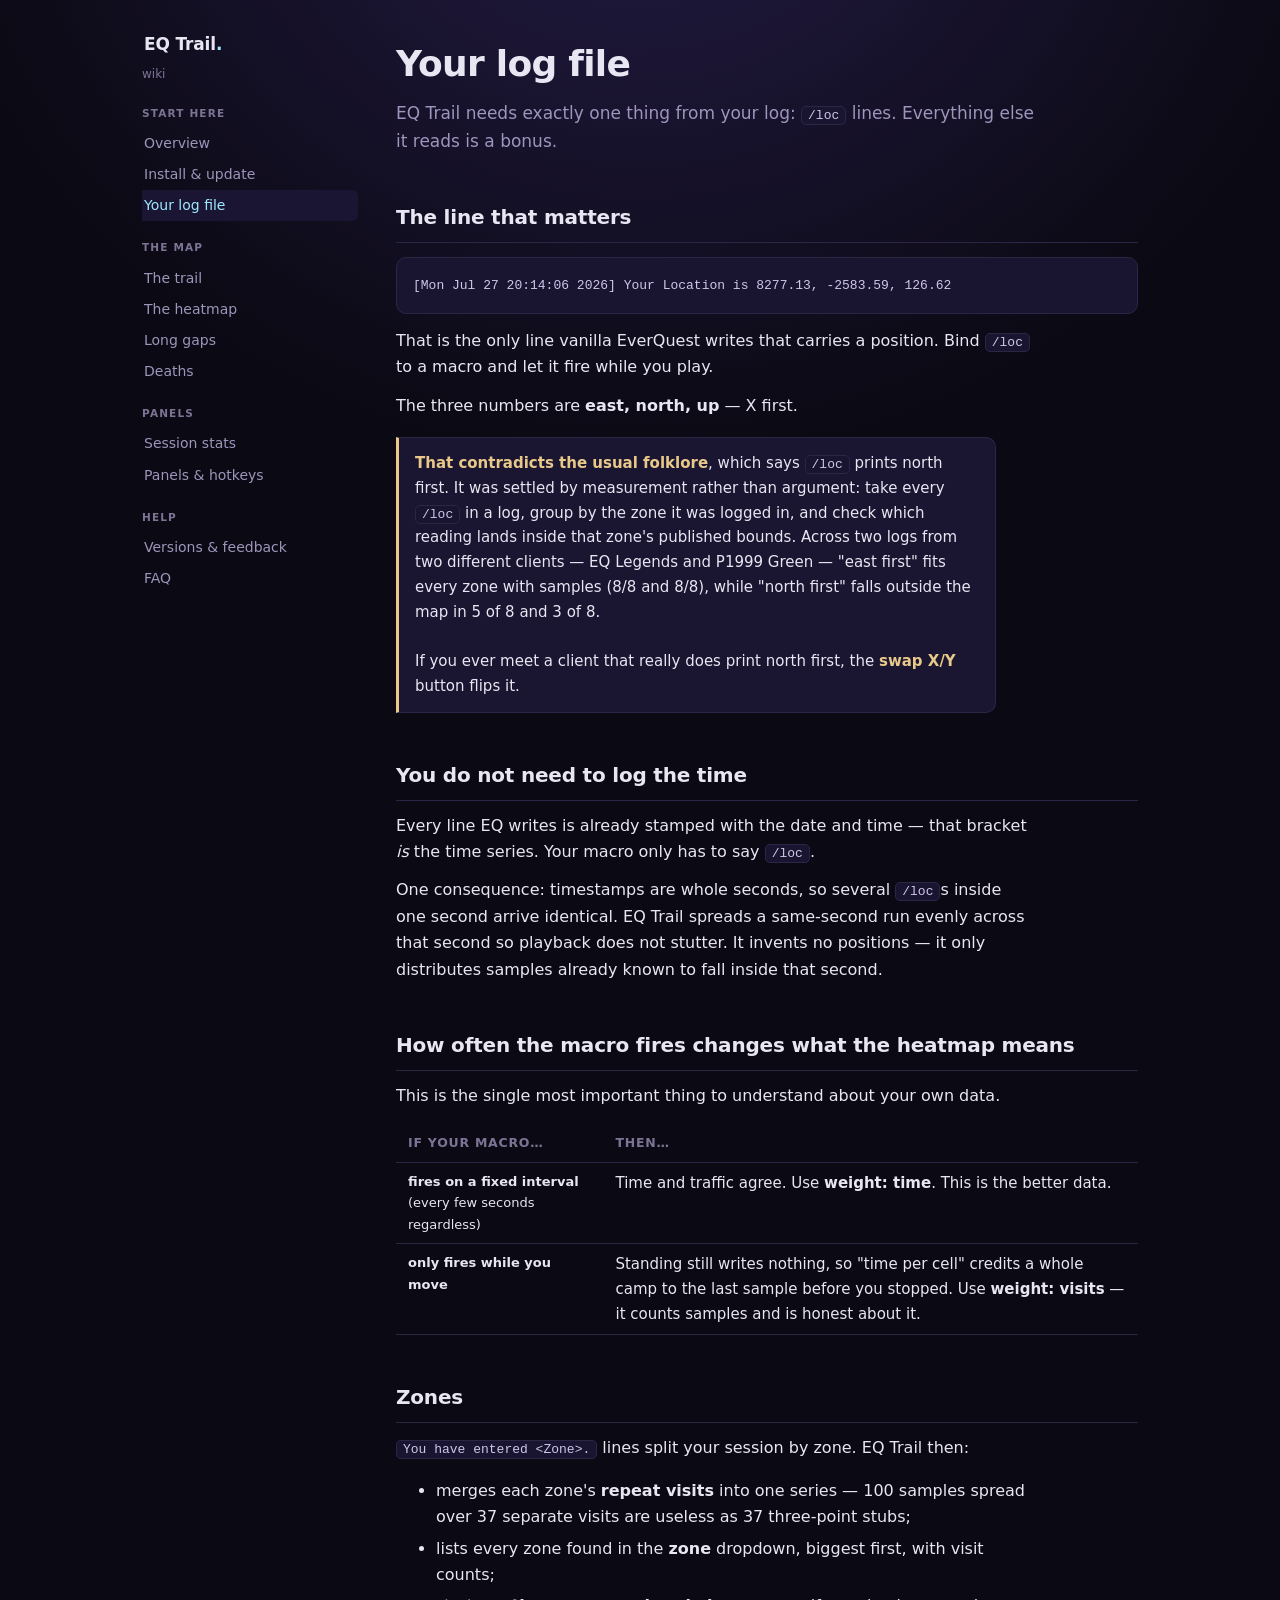
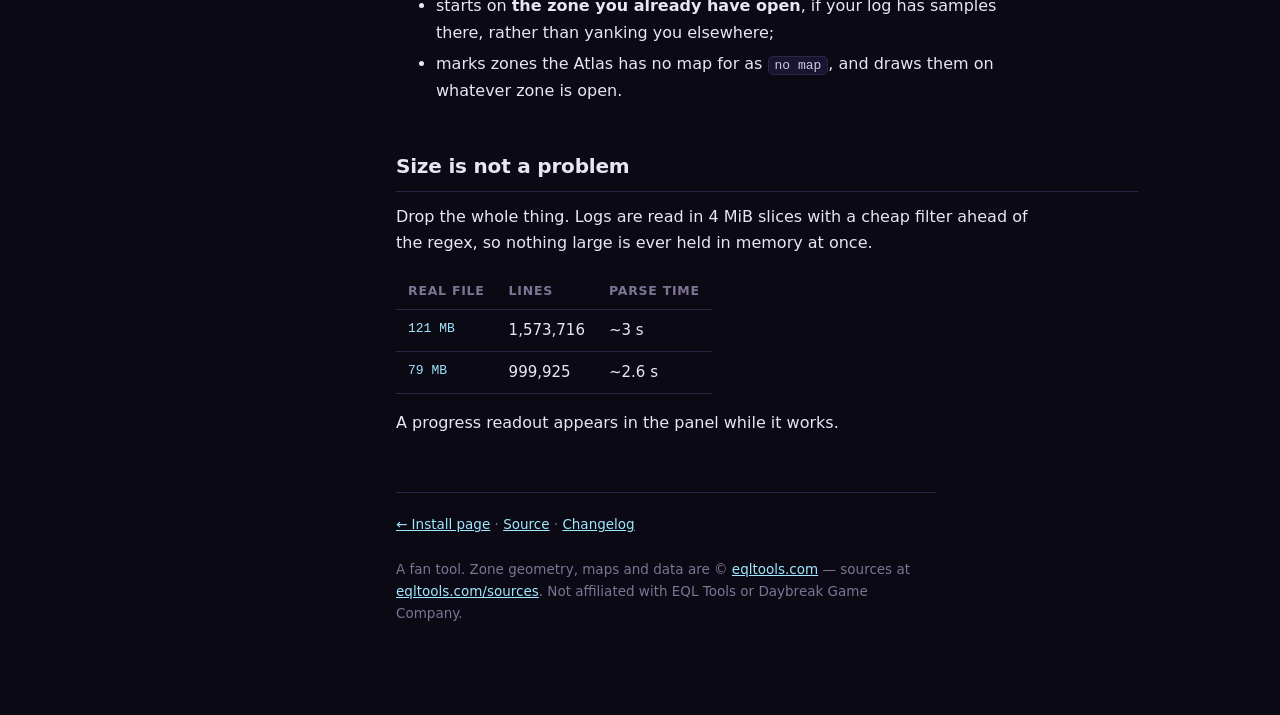
<file: docs/wiki/logs.html>
<!doctype html>
<html lang="en">
<head>
<meta charset="utf-8">
<meta name="viewport" content="width=device-width, initial-scale=1">
<title>Your log file — EQ Trail wiki</title>
<meta name="description" content="EQ Trail needs exactly one thing from your log: &lt;code&gt;/loc&lt;/code&gt; lines. Everything else it reads is a bonus.">
<link rel="stylesheet" href="wiki.css">
</head>
<body>
<div class="shell">
<nav class="side">
  <a class="brand" href="index.html">EQ&nbsp;Trail<span>.</span></a>
  <div class="tag">wiki</div>
  <div class="cols">
    <h5>Start here</h5>
    <a href="index.html">Overview</a>
    <a href="install.html">Install & update</a>
    <a href="logs.html" class="on">Your log file</a>
    <h5>The map</h5>
    <a href="trail.html">The trail</a>
    <a href="heatmap.html">The heatmap</a>
    <a href="gaps.html">Long gaps</a>
    <a href="deaths.html">Deaths</a>
    <h5>Panels</h5>
    <a href="session.html">Session stats</a>
    <a href="interface.html">Panels & hotkeys</a>
    <h5>Help</h5>
    <a href="versions.html">Versions & feedback</a>
    <a href="faq.html">FAQ</a>
  </div>
</nav>
<main>
<h1>Your log file</h1>
<p class="lede">EQ Trail needs exactly one thing from your log:
<code>/loc</code> lines. Everything else it reads is a bonus.</p>
<h2>The line that matters</h2>

<pre><code>[Mon Jul 27 20:14:06 2026] Your Location is 8277.13, -2583.59, 126.62</code></pre>

<p>That is the only line vanilla EverQuest writes that carries a position. Bind <code>/loc</code> to
a macro and let it fire while you play.</p>

<p>The three numbers are <b>east, north, up</b> — X first.</p>

<div class="note">
  <b>That contradicts the usual folklore</b>, which says <code>/loc</code> prints north first. It was
  settled by measurement rather than argument: take every <code>/loc</code> in a log, group by the
  zone it was logged in, and check which reading lands inside that zone's published bounds. Across
  two logs from two different clients — EQ Legends and P1999 Green — "east first" fits every zone
  with samples (8/8 and 8/8), while "north first" falls outside the map in 5 of 8 and 3 of 8.
  <br><br>
  If you ever meet a client that really does print north first, the <b>swap X/Y</b> button flips it.
</div>

<h2>You do not need to log the time</h2>

<p>Every line EQ writes is already stamped with the date and time — that bracket <i>is</i> the time
series. Your macro only has to say <code>/loc</code>.</p>

<p>One consequence: timestamps are whole seconds, so several <code>/loc</code>s inside one second
arrive identical. EQ Trail spreads a same-second run evenly across that second so playback does not
stutter. It invents no positions — it only distributes samples already known to fall inside that
second.</p>

<h2>How often the macro fires changes what the heatmap means</h2>

<p>This is the single most important thing to understand about your own data.</p>

<table>
  <tr><th>If your macro…</th><th>Then…</th></tr>
  <tr><td class="wide"><b>fires on a fixed interval</b> (every few seconds regardless)</td>
      <td>Time and traffic agree. Use <b>weight: time</b>. This is the better data.</td></tr>
  <tr><td class="wide"><b>only fires while you move</b></td>
      <td>Standing still writes nothing, so "time per cell" credits a whole camp to the last sample
          before you stopped. Use <b>weight: visits</b> — it counts samples and is honest about it.</td></tr>
</table>

<h2>Zones</h2>

<p><code>You have entered &lt;Zone&gt;.</code> lines split your session by zone. EQ Trail then:</p>

<ul>
  <li>merges each zone's <b>repeat visits</b> into one series — 100 samples spread over 37 separate
      visits are useless as 37 three-point stubs;</li>
  <li>lists every zone found in the <b>zone</b> dropdown, biggest first, with visit counts;</li>
  <li>starts on <b>the zone you already have open</b>, if your log has samples there, rather than
      yanking you elsewhere;</li>
  <li>marks zones the Atlas has no map for as <code>no map</code>, and draws them on whatever zone
      is open.</li>
</ul>

<h2>Size is not a problem</h2>

<p>Drop the whole thing. Logs are read in 4&nbsp;MiB slices with a cheap filter ahead of the regex,
so nothing large is ever held in memory at once.</p>

<table>
  <tr><th>Real file</th><th>Lines</th><th>Parse time</th></tr>
  <tr><td>121 MB</td><td>1,573,716</td><td>~3 s</td></tr>
  <tr><td>79 MB</td><td>999,925</td><td>~2.6 s</td></tr>
</table>

<p>A progress readout appears in the panel while it works.</p>
<footer>
  <a href="../index.html">← Install page</a> ·
  <a href="https://github.com/kevroy314/eqatlas-overlay">Source</a> ·
  <a href="https://github.com/kevroy314/eqatlas-overlay/blob/main/CHANGELOG.md">Changelog</a><br><br>
  A fan tool. Zone geometry, maps and data are © <a href="https://eqltools.com">eqltools.com</a> —
  sources at <a href="https://eqltools.com/sources">eqltools.com/sources</a>.
  Not affiliated with EQL&nbsp;Tools or Daybreak Game Company.
</footer>
</main>
</div>
</body>
</html>
</file>
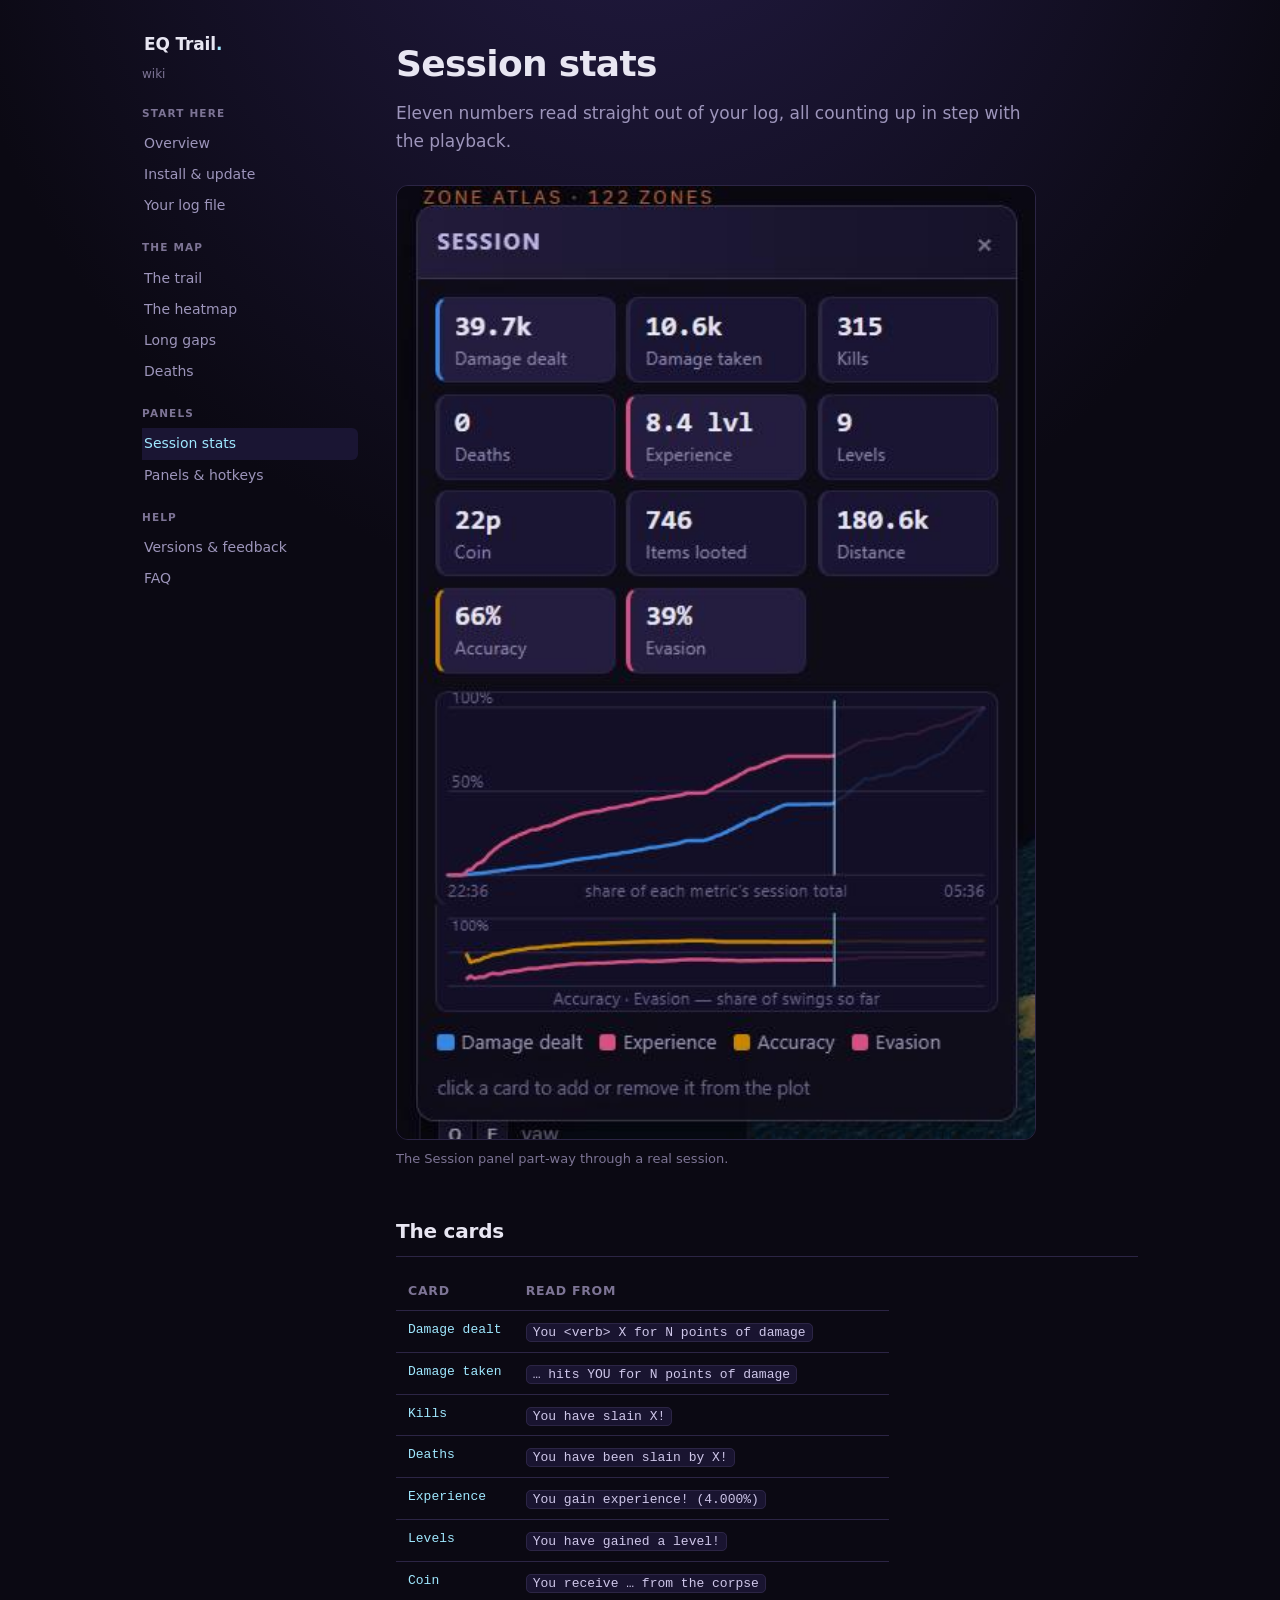
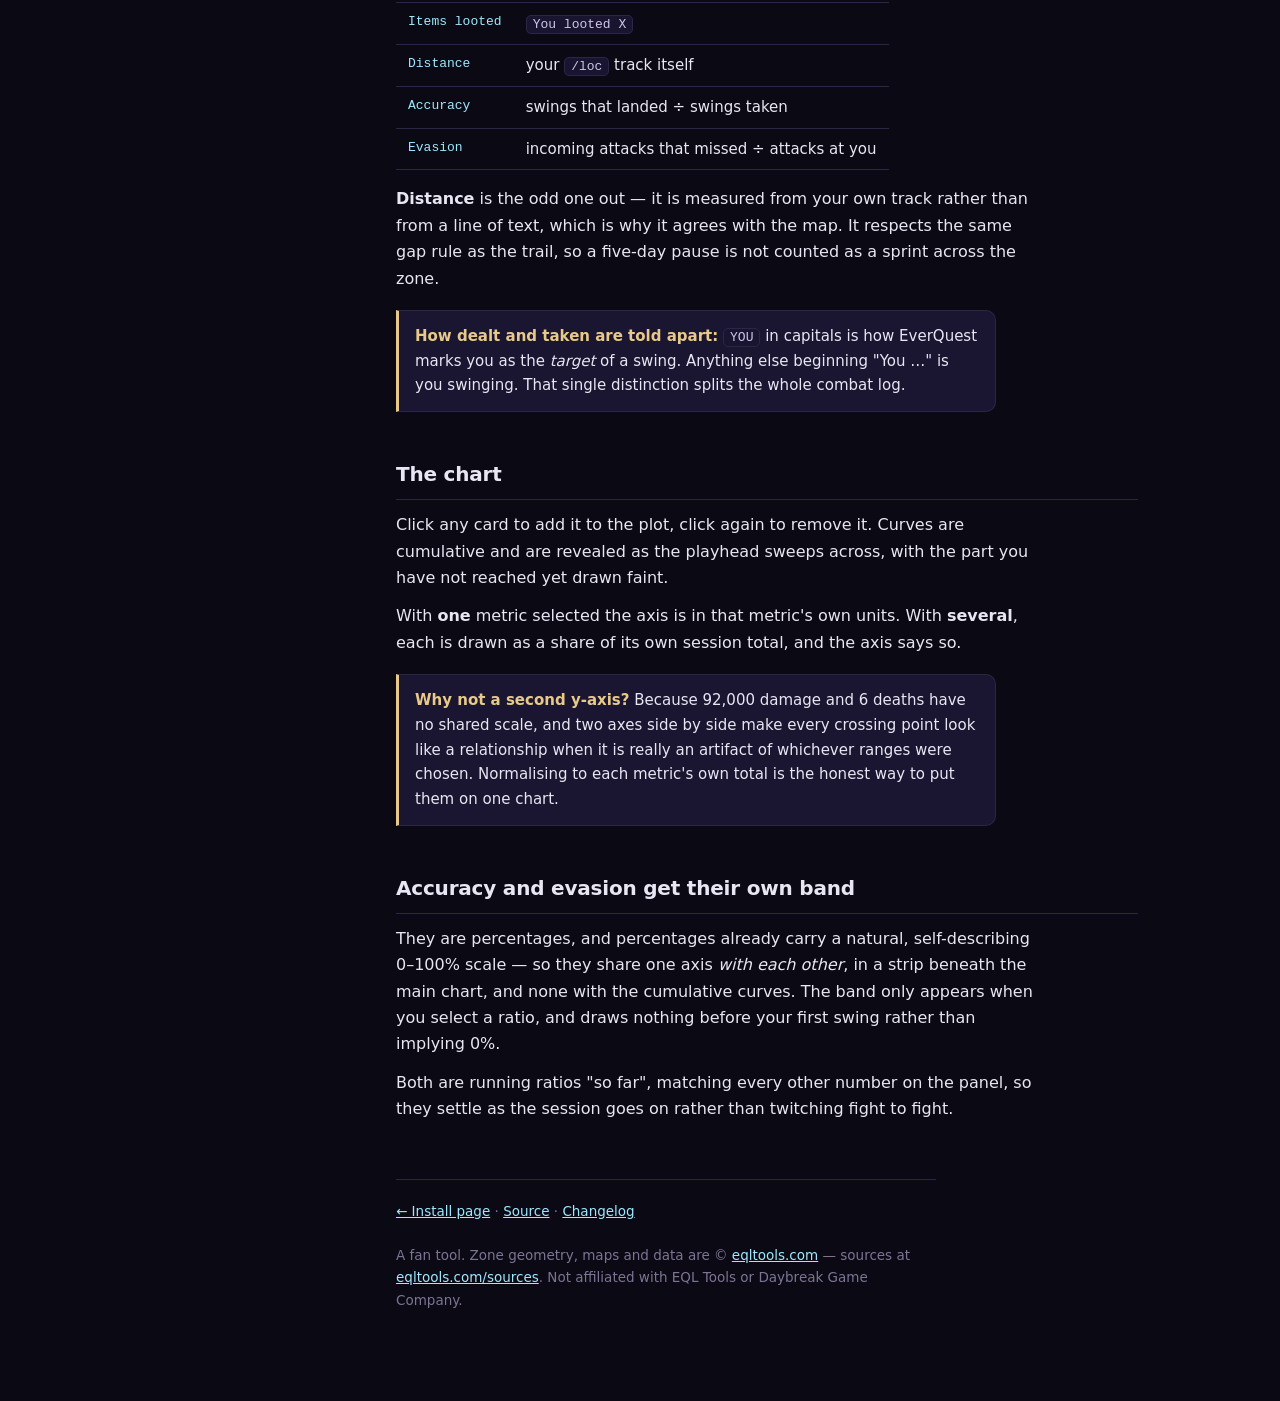
<file: docs/wiki/session.html>
<!doctype html>
<html lang="en">
<head>
<meta charset="utf-8">
<meta name="viewport" content="width=device-width, initial-scale=1">
<title>Session stats — EQ Trail wiki</title>
<meta name="description" content="Eleven numbers read straight out of your log, all counting up in step with the playback.">
<link rel="stylesheet" href="wiki.css">
</head>
<body>
<div class="shell">
<nav class="side">
  <a class="brand" href="index.html">EQ&nbsp;Trail<span>.</span></a>
  <div class="tag">wiki</div>
  <div class="cols">
    <h5>Start here</h5>
    <a href="index.html">Overview</a>
    <a href="install.html">Install & update</a>
    <a href="logs.html">Your log file</a>
    <h5>The map</h5>
    <a href="trail.html">The trail</a>
    <a href="heatmap.html">The heatmap</a>
    <a href="gaps.html">Long gaps</a>
    <a href="deaths.html">Deaths</a>
    <h5>Panels</h5>
    <a href="session.html" class="on">Session stats</a>
    <a href="interface.html">Panels & hotkeys</a>
    <h5>Help</h5>
    <a href="versions.html">Versions & feedback</a>
    <a href="faq.html">FAQ</a>
  </div>
</nav>
<main>
<h1>Session stats</h1>
<p class="lede">Eleven numbers read straight out of your log,
all counting up in step with the playback.</p>
<figure>
  <img src="../session.jpg" alt="The Session panel: stat cards above a chart with cumulative curves and a playhead.">
  <figcaption>The Session panel part-way through a real session.</figcaption>
</figure>

<h2>The cards</h2>

<table>
  <tr><th>Card</th><th>Read from</th></tr>
  <tr><td>Damage dealt</td><td><code>You &lt;verb&gt; X for N points of damage</code></td></tr>
  <tr><td>Damage taken</td><td><code>… hits YOU for N points of damage</code></td></tr>
  <tr><td>Kills</td><td><code>You have slain X!</code></td></tr>
  <tr><td>Deaths</td><td><code>You have been slain by X!</code></td></tr>
  <tr><td>Experience</td><td><code>You gain experience! (4.000%)</code></td></tr>
  <tr><td>Levels</td><td><code>You have gained a level!</code></td></tr>
  <tr><td>Coin</td><td><code>You receive … from the corpse</code></td></tr>
  <tr><td>Items looted</td><td><code>You looted X</code></td></tr>
  <tr><td>Distance</td><td>your <code>/loc</code> track itself</td></tr>
  <tr><td>Accuracy</td><td>swings that landed ÷ swings taken</td></tr>
  <tr><td>Evasion</td><td>incoming attacks that missed ÷ attacks at you</td></tr>
</table>

<p><b>Distance</b> is the odd one out — it is measured from your own track rather than from a line of
text, which is why it agrees with the map. It respects the same gap rule as the trail, so a
five-day pause is not counted as a sprint across the zone.</p>

<div class="note">
  <b>How dealt and taken are told apart:</b> <code>YOU</code> in capitals is how EverQuest marks you
  as the <i>target</i> of a swing. Anything else beginning "You&nbsp;…" is you swinging. That single
  distinction splits the whole combat log.
</div>

<h2>The chart</h2>

<p>Click any card to add it to the plot, click again to remove it. Curves are cumulative and are
revealed as the playhead sweeps across, with the part you have not reached yet drawn faint.</p>

<p>With <b>one</b> metric selected the axis is in that metric's own units. With <b>several</b>, each
is drawn as a share of its own session total, and the axis says so.</p>

<div class="note">
  <b>Why not a second y-axis?</b> Because 92,000 damage and 6 deaths have no shared scale, and two
  axes side by side make every crossing point look like a relationship when it is really an artifact
  of whichever ranges were chosen. Normalising to each metric's own total is the honest way to put
  them on one chart.
</div>

<h2>Accuracy and evasion get their own band</h2>

<p>They are percentages, and percentages already carry a natural, self-describing 0–100% scale — so
they share one axis <i>with each other</i>, in a strip beneath the main chart, and none with the
cumulative curves. The band only appears when you select a ratio, and draws nothing before your first
swing rather than implying 0%.</p>

<p>Both are running ratios "so far", matching every other number on the panel, so they settle as the
session goes on rather than twitching fight to fight.</p>
<footer>
  <a href="../index.html">← Install page</a> ·
  <a href="https://github.com/kevroy314/eqatlas-overlay">Source</a> ·
  <a href="https://github.com/kevroy314/eqatlas-overlay/blob/main/CHANGELOG.md">Changelog</a><br><br>
  A fan tool. Zone geometry, maps and data are © <a href="https://eqltools.com">eqltools.com</a> —
  sources at <a href="https://eqltools.com/sources">eqltools.com/sources</a>.
  Not affiliated with EQL&nbsp;Tools or Daybreak Game Company.
</footer>
</main>
</div>
</body>
</html>
</file>
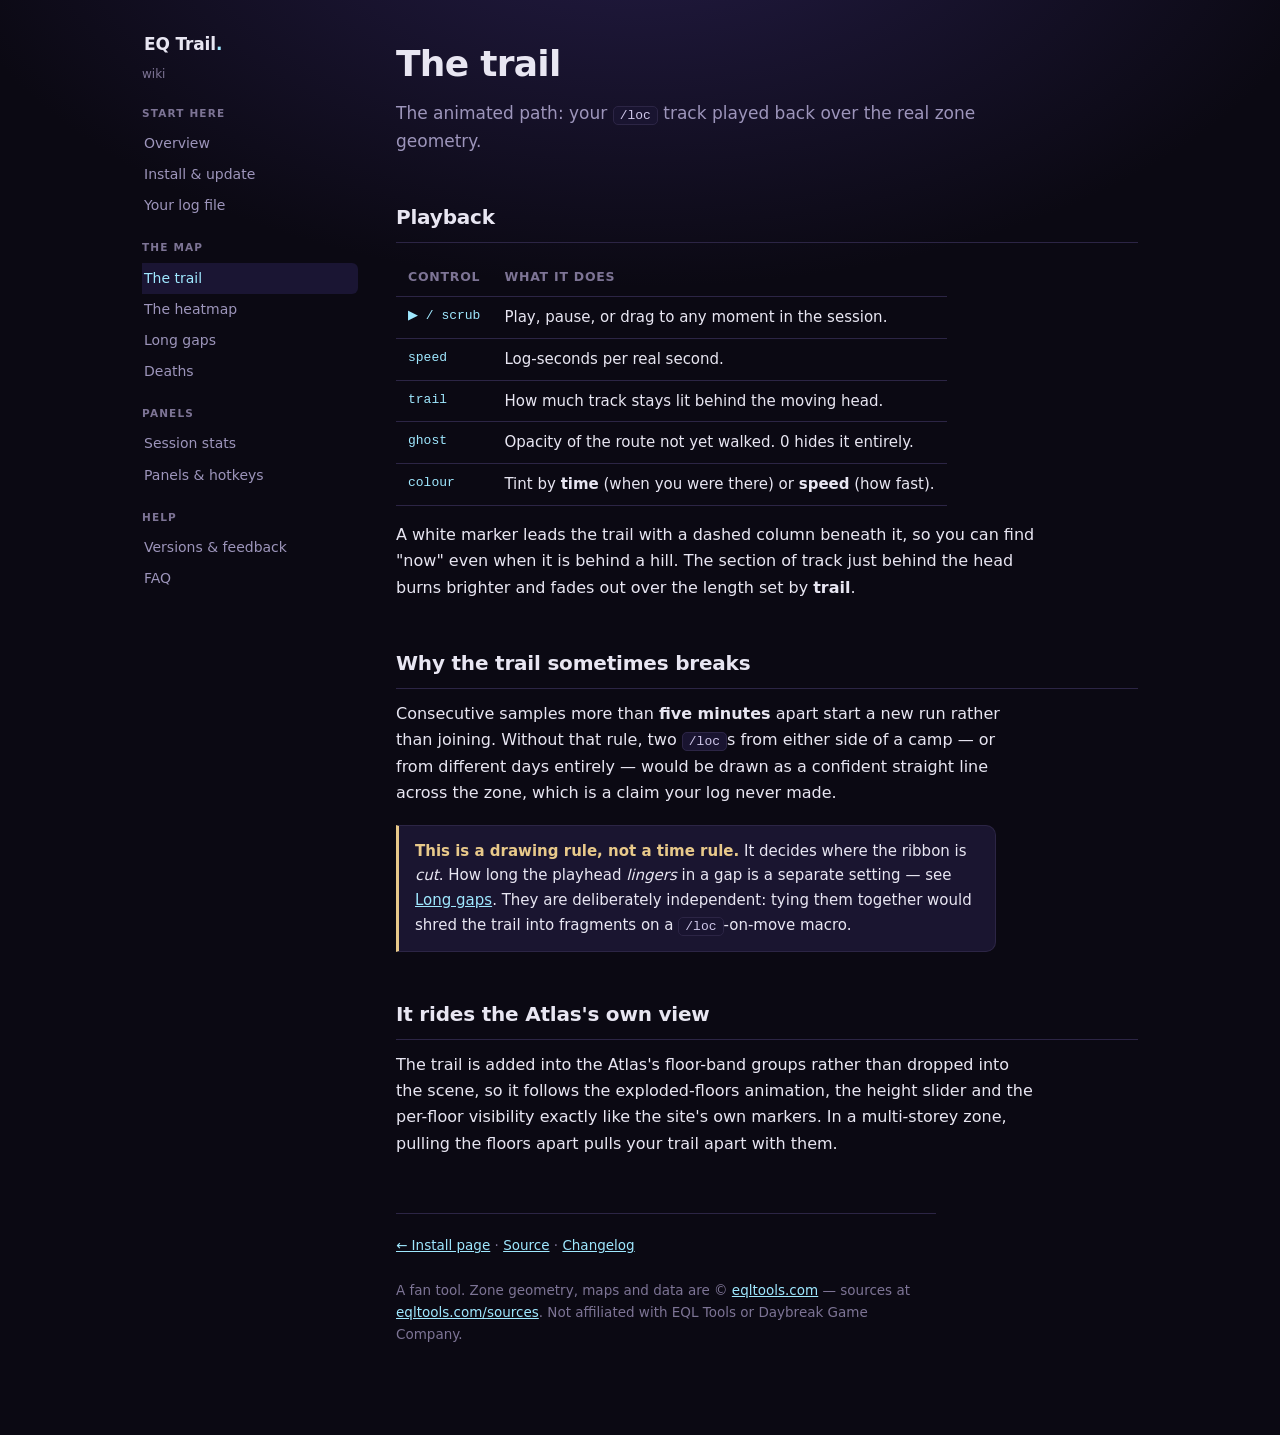
<file: docs/wiki/trail.html>
<!doctype html>
<html lang="en">
<head>
<meta charset="utf-8">
<meta name="viewport" content="width=device-width, initial-scale=1">
<title>The trail — EQ Trail wiki</title>
<meta name="description" content="The animated path: your &lt;code&gt;/loc&lt;/code&gt; track played back over the real zone geometry.">
<link rel="stylesheet" href="wiki.css">
</head>
<body>
<div class="shell">
<nav class="side">
  <a class="brand" href="index.html">EQ&nbsp;Trail<span>.</span></a>
  <div class="tag">wiki</div>
  <div class="cols">
    <h5>Start here</h5>
    <a href="index.html">Overview</a>
    <a href="install.html">Install & update</a>
    <a href="logs.html">Your log file</a>
    <h5>The map</h5>
    <a href="trail.html" class="on">The trail</a>
    <a href="heatmap.html">The heatmap</a>
    <a href="gaps.html">Long gaps</a>
    <a href="deaths.html">Deaths</a>
    <h5>Panels</h5>
    <a href="session.html">Session stats</a>
    <a href="interface.html">Panels & hotkeys</a>
    <h5>Help</h5>
    <a href="versions.html">Versions & feedback</a>
    <a href="faq.html">FAQ</a>
  </div>
</nav>
<main>
<h1>The trail</h1>
<p class="lede">The animated path: your <code>/loc</code> track played
back over the real zone geometry.</p>
<h2>Playback</h2>

<table>
  <tr><th>Control</th><th>What it does</th></tr>
  <tr><td>▶ / scrub</td><td>Play, pause, or drag to any moment in the session.</td></tr>
  <tr><td>speed</td><td>Log-seconds per real second.</td></tr>
  <tr><td>trail</td><td>How much track stays lit behind the moving head.</td></tr>
  <tr><td>ghost</td><td>Opacity of the route not yet walked. 0 hides it entirely.</td></tr>
  <tr><td>colour</td><td>Tint by <b>time</b> (when you were there) or <b>speed</b> (how fast).</td></tr>
</table>

<p>A white marker leads the trail with a dashed column beneath it, so you can find "now" even when
it is behind a hill. The section of track just behind the head burns brighter and fades out over the
length set by <b>trail</b>.</p>

<h2>Why the trail sometimes breaks</h2>

<p>Consecutive samples more than <b>five minutes</b> apart start a new run rather than joining.
Without that rule, two <code>/loc</code>s from either side of a camp — or from different days
entirely — would be drawn as a confident straight line across the zone, which is a claim your log
never made.</p>

<div class="note">
  <b>This is a drawing rule, not a time rule.</b> It decides where the ribbon is <i>cut</i>. How long
  the playhead <i>lingers</i> in a gap is a separate setting — see <a href="gaps.html">Long gaps</a>.
  They are deliberately independent: tying them together would shred the trail into fragments on a
  <code>/loc</code>-on-move macro.
</div>

<h2>It rides the Atlas's own view</h2>

<p>The trail is added into the Atlas's floor-band groups rather than dropped into the scene, so it
follows the exploded-floors animation, the height slider and the per-floor visibility exactly like
the site's own markers. In a multi-storey zone, pulling the floors apart pulls your trail apart with
them.</p>
<footer>
  <a href="../index.html">← Install page</a> ·
  <a href="https://github.com/kevroy314/eqatlas-overlay">Source</a> ·
  <a href="https://github.com/kevroy314/eqatlas-overlay/blob/main/CHANGELOG.md">Changelog</a><br><br>
  A fan tool. Zone geometry, maps and data are © <a href="https://eqltools.com">eqltools.com</a> —
  sources at <a href="https://eqltools.com/sources">eqltools.com/sources</a>.
  Not affiliated with EQL&nbsp;Tools or Daybreak Game Company.
</footer>
</main>
</div>
</body>
</html>
</file>
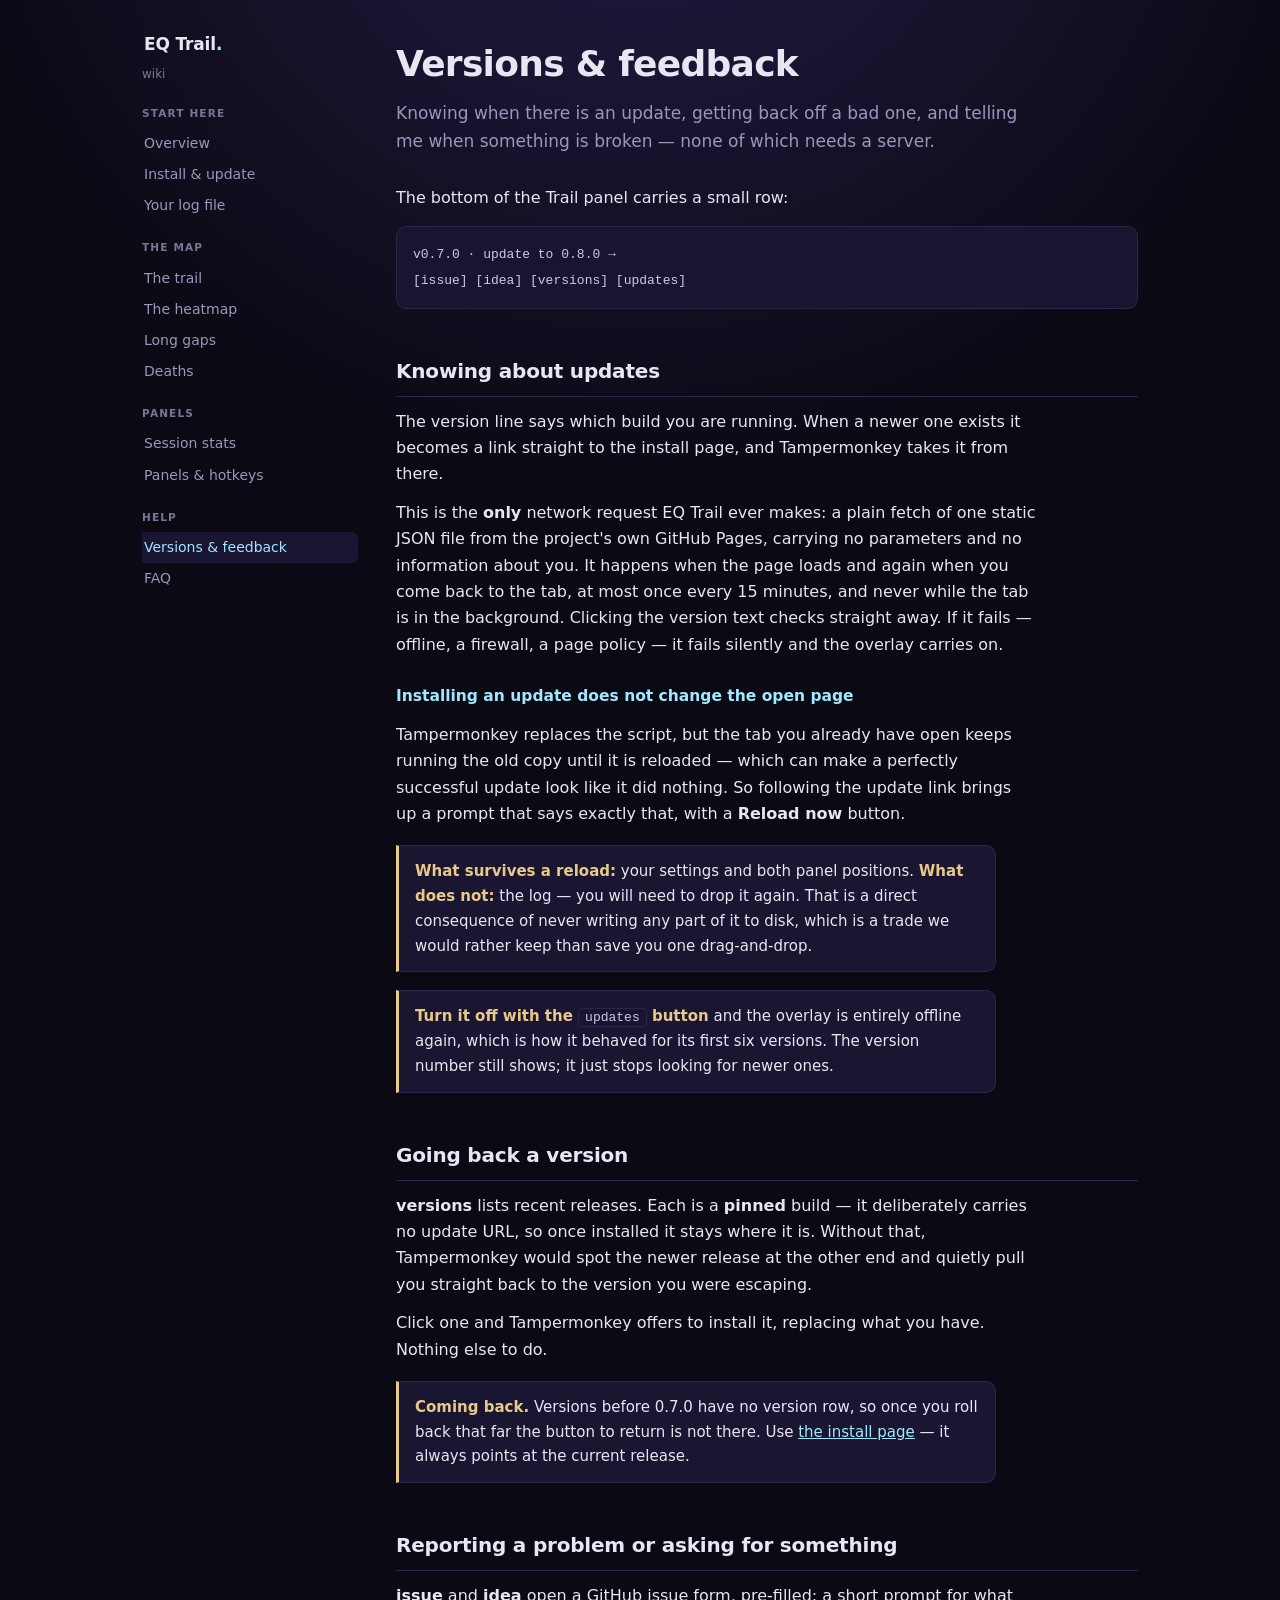
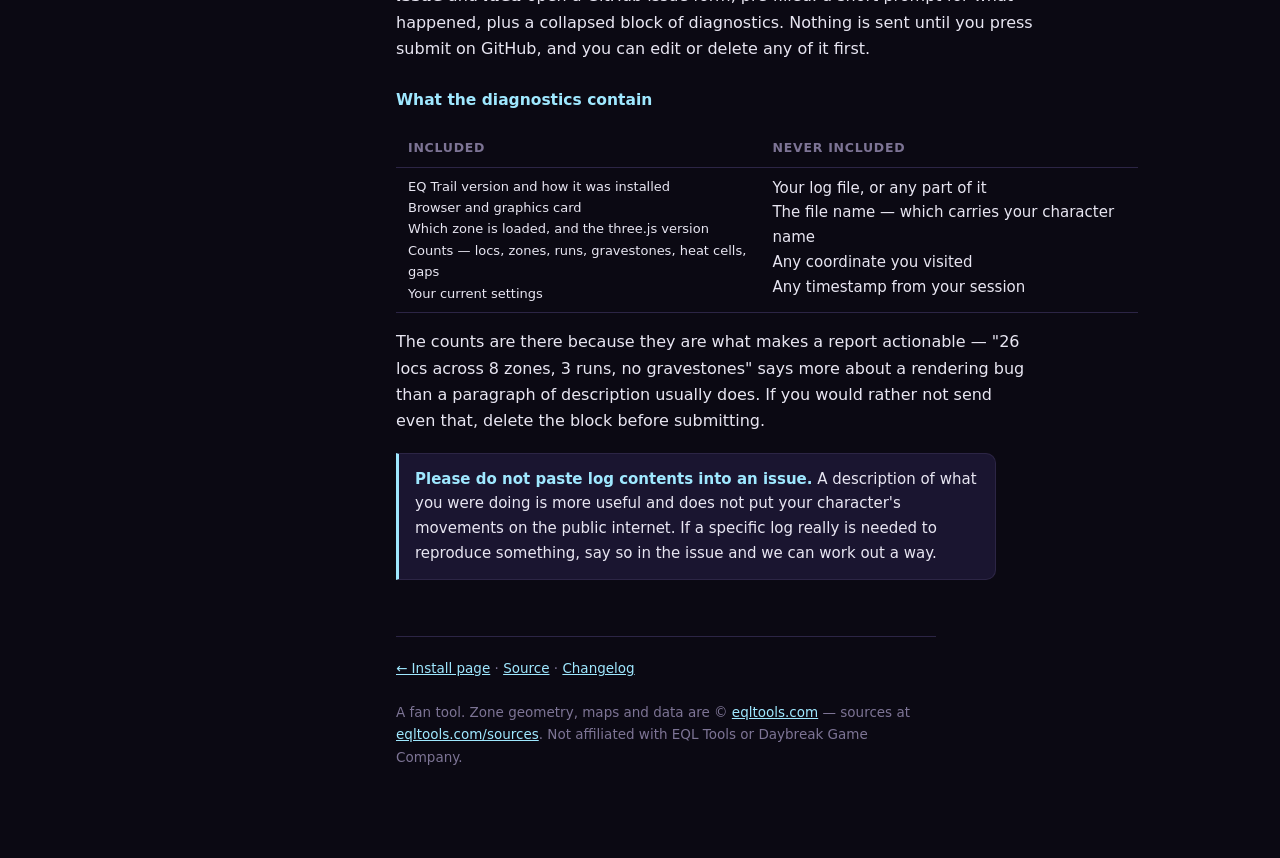
<file: docs/wiki/versions.html>
<!doctype html>
<html lang="en">
<head>
<meta charset="utf-8">
<meta name="viewport" content="width=device-width, initial-scale=1">
<title>Versions &amp; feedback — EQ Trail wiki</title>
<meta name="description" content="Knowing when there is an update, getting back off a bad one, and telling me when something is broken — none of which needs a server.">
<link rel="stylesheet" href="wiki.css">
</head>
<body>
<div class="shell">
<nav class="side">
  <a class="brand" href="index.html">EQ&nbsp;Trail<span>.</span></a>
  <div class="tag">wiki</div>
  <div class="cols">
    <h5>Start here</h5>
    <a href="index.html">Overview</a>
    <a href="install.html">Install & update</a>
    <a href="logs.html">Your log file</a>
    <h5>The map</h5>
    <a href="trail.html">The trail</a>
    <a href="heatmap.html">The heatmap</a>
    <a href="gaps.html">Long gaps</a>
    <a href="deaths.html">Deaths</a>
    <h5>Panels</h5>
    <a href="session.html">Session stats</a>
    <a href="interface.html">Panels & hotkeys</a>
    <h5>Help</h5>
    <a href="versions.html" class="on">Versions & feedback</a>
    <a href="faq.html">FAQ</a>
  </div>
</nav>
<main>
<h1>Versions &amp; feedback</h1>
<p class="lede">Knowing when there is an
update, getting back off a bad one, and telling me when something is broken — none of which needs a
server.</p>
<p>The bottom of the Trail panel carries a small row:</p>

<pre><code>v0.7.0 · update to 0.8.0 →
[issue] [idea] [versions] [updates]</code></pre>

<h2>Knowing about updates</h2>

<p>The version line says which build you are running. When a newer one exists it becomes a link
straight to the install page, and Tampermonkey takes it from there.</p>

<p>This is the <b>only</b> network request EQ Trail ever makes: a plain fetch of one static JSON file
from the project's own GitHub Pages, carrying no parameters and no information about you. It happens
when the page loads and again when you come back to the tab, at most once every 15 minutes, and never
while the tab is in the background. Clicking the version text checks straight away. If it fails —
offline, a firewall, a page policy — it fails silently and the overlay carries on.</p>

<h3>Installing an update does not change the open page</h3>

<p>Tampermonkey replaces the script, but the tab you already have open keeps running the old copy
until it is reloaded — which can make a perfectly successful update look like it did nothing. So
following the update link brings up a prompt that says exactly that, with a <b>Reload now</b> button.</p>

<div class="note">
  <b>What survives a reload:</b> your settings and both panel positions. <b>What does not:</b> the
  log — you will need to drop it again. That is a direct consequence of never writing any part of it
  to disk, which is a trade we would rather keep than save you one drag-and-drop.
</div>

<div class="note">
  <b>Turn it off with the <code>updates</code> button</b> and the overlay is entirely offline again,
  which is how it behaved for its first six versions. The version number still shows; it just stops
  looking for newer ones.
</div>

<h2>Going back a version</h2>

<p><b>versions</b> lists recent releases. Each is a <b>pinned</b> build — it deliberately carries no
update URL, so once installed it stays where it is. Without that, Tampermonkey would spot the newer
release at the other end and quietly pull you straight back to the version you were escaping.</p>

<p>Click one and Tampermonkey offers to install it, replacing what you have. Nothing else to do.</p>

<div class="note">
  <b>Coming back.</b> Versions before 0.7.0 have no version row, so once you roll back that far the
  button to return is not there. Use <a href="install.html">the install page</a> — it always points
  at the current release.
</div>

<h2>Reporting a problem or asking for something</h2>

<p><b>issue</b> and <b>idea</b> open a GitHub issue form, pre-filled: a short prompt for what
happened, plus a collapsed block of diagnostics. Nothing is sent until you press submit on GitHub,
and you can edit or delete any of it first.</p>

<h3>What the diagnostics contain</h3>

<table>
  <tr><th>Included</th><th>Never included</th></tr>
  <tr><td class="wide">EQ Trail version and how it was installed<br>
      Browser and graphics card<br>
      Which zone is loaded, and the three.js version<br>
      Counts — locs, zones, runs, gravestones, heat cells, gaps<br>
      Your current settings</td>
      <td class="wide">Your log file, or any part of it<br>
      The file name — which carries your character name<br>
      Any coordinate you visited<br>
      Any timestamp from your session</td></tr>
</table>

<p>The counts are there because they are what makes a report actionable — "26 locs across 8 zones,
3 runs, no gravestones" says more about a rendering bug than a paragraph of description usually
does. If you would rather not send even that, delete the block before submitting.</p>

<div class="note tip">
  <b>Please do not paste log contents into an issue.</b> A description of what you were doing is
  more useful and does not put your character's movements on the public internet. If a specific log
  really is needed to reproduce something, say so in the issue and we can work out a way.
</div>
<footer>
  <a href="../index.html">← Install page</a> ·
  <a href="https://github.com/kevroy314/eqatlas-overlay">Source</a> ·
  <a href="https://github.com/kevroy314/eqatlas-overlay/blob/main/CHANGELOG.md">Changelog</a><br><br>
  A fan tool. Zone geometry, maps and data are © <a href="https://eqltools.com">eqltools.com</a> —
  sources at <a href="https://eqltools.com/sources">eqltools.com/sources</a>.
  Not affiliated with EQL&nbsp;Tools or Daybreak Game Company.
</footer>
</main>
</div>
</body>
</html>
</file>
<file: docs/wiki/wiki.css>
/* Shared styling for the EQ Trail wiki. Deliberately one small stylesheet rather than repeated
   <style> blocks: the wiki will grow, and a colour changed in one page but not another is the
   fastest way to make a set of pages stop looking like one thing. */
:root{
  --bg:#0b0913; --line:#2c2545; --ink:#e8e6f2; --dim:#9d95bb; --faint:#7d7495;
  --acc:#7c6fe0; --acc2:#9fe8ff; --warn:#e8c98a; --code:#191430; --card:#15122e;
}
*{box-sizing:border-box}
html{scroll-behavior:smooth}
body{margin:0;background:var(--bg);color:var(--ink);
  font:16px/1.65 ui-sans-serif,system-ui,-apple-system,"Segoe UI",sans-serif;
  background-image:radial-gradient(ellipse 80% 40% at 50% -8%,#241c46 0%,transparent 70%)}
a{color:var(--acc2)}
code{background:var(--code);border:1px solid var(--line);border-radius:5px;padding:1px 6px;
  font:13px/1.5 ui-monospace,SFMono-Regular,Menlo,monospace;color:#cfc7ea}
pre{background:var(--code);border:1px solid var(--line);border-radius:10px;padding:14px 16px;
  overflow-x:auto;margin:14px 0}
pre code{background:none;border:0;padding:0;font-size:13px}
kbd{background:#241d40;border:1px solid #443a68;border-bottom-width:2px;border-radius:5px;
  padding:1px 7px;font:12px ui-monospace,monospace;color:var(--acc2)}

/* ---- shell: sticky sidebar + content ---- */
.shell{display:grid;grid-template-columns:216px minmax(0,1fr);gap:38px;
  max-width:1040px;margin:0 auto;padding:0 22px 90px}
nav.side{position:sticky;top:0;align-self:start;max-height:100vh;overflow-y:auto;
  padding:26px 0 40px;font-size:14px}
nav.side .brand{display:block;font-size:17px;font-weight:600;letter-spacing:-.01em;
  text-decoration:none;color:var(--ink);margin-bottom:3px}
nav.side .brand span{color:var(--acc2)}
nav.side .tag{color:var(--faint);font-size:12px;margin-bottom:20px}
nav.side h5{margin:18px 0 6px;font-size:10.5px;letter-spacing:.11em;text-transform:uppercase;
  color:var(--faint);font-weight:600}
nav.side a{display:block;padding:4px 10px;margin-left:-10px;border-radius:6px;
  text-decoration:none;color:var(--dim);border-left:2px solid transparent}
nav.side a:hover{color:var(--ink);background:#1a1533}
nav.side a.on{color:var(--acc2);border-left-color:var(--acc);background:#1a1533}
main{padding:34px 0 0;min-width:0}

h1{margin:0 0 6px;font-size:clamp(26px,4.5vw,36px);letter-spacing:-.02em}
.lede{color:var(--dim);font-size:17px;margin:0 0 30px;max-width:38em}
h2{margin:46px 0 12px;font-size:20px;letter-spacing:-.01em;padding-bottom:8px;
  border-bottom:1px solid var(--line);scroll-margin-top:20px}
h3{margin:26px 0 8px;font-size:15.5px;color:var(--acc2);scroll-margin-top:20px}
p{margin:12px 0;max-width:40em}
ul,ol{max-width:40em}
li{margin:5px 0}

table{width:100%;border-collapse:collapse;margin:16px 0;font-size:15px;display:block;overflow-x:auto}
th,td{text-align:left;padding:8px 12px;border-bottom:1px solid var(--line);vertical-align:top}
th{color:var(--faint);font-weight:600;font-size:12.5px;text-transform:uppercase;letter-spacing:.06em}
td:first-child{white-space:nowrap;color:var(--acc2);font-family:ui-monospace,monospace;font-size:13px}
td.wide:first-child{white-space:normal;font-family:inherit;color:inherit}

.note{background:#1a1530;border:1px solid var(--line);border-left:3px solid var(--warn);
  border-radius:0 10px 10px 0;padding:13px 16px;margin:18px 0;font-size:15px;max-width:40em}
.note b{color:var(--warn)}
.tip{border-left-color:var(--acc2)}
.tip b{color:var(--acc2)}

figure{margin:24px 0;max-width:40em}
figure img{width:100%;border-radius:12px;border:1px solid var(--line);display:block}
figcaption{margin-top:8px;color:var(--faint);font-size:13px}

details{border:1px solid var(--line);border-radius:10px;padding:0;margin:10px 0;
  background:#14102a55;max-width:40em}
details summary{cursor:pointer;color:var(--ink);font-size:15.5px;padding:12px 16px;
  list-style:none;position:relative;padding-left:36px}
details summary::-webkit-details-marker{display:none}
details summary::before{content:"›";position:absolute;left:16px;color:var(--acc);
  transition:transform .15s ease;display:inline-block}
details[open] summary::before{transform:rotate(90deg)}
details summary:hover{color:var(--acc2)}
details .body{padding:0 16px 14px 36px;color:var(--dim)}
details .body p{margin:8px 0}
details .body code{color:#cfc7ea}

.cards{display:grid;grid-template-columns:repeat(auto-fit,minmax(210px,1fr));gap:12px;margin:22px 0;
  max-width:40em}
.card{background:var(--card);border:1px solid var(--line);border-radius:10px;padding:14px 16px;
  text-decoration:none;color:var(--ink);display:block;transition:border-color .12s ease}
.card:hover{border-color:var(--acc)}
.card b{display:block;font-size:15px;margin-bottom:3px}
.card span{color:var(--faint);font-size:13px;line-height:1.45}

footer{margin-top:56px;padding-top:20px;border-top:1px solid var(--line);
  color:var(--faint);font-size:13.5px;max-width:40em}

@media (max-width:800px){
  .shell{grid-template-columns:1fr;gap:0}
  nav.side{position:static;max-height:none;padding-bottom:14px;border-bottom:1px solid var(--line)}
  nav.side .cols{display:flex;flex-wrap:wrap;gap:2px 14px}
  main{padding-top:22px}
}
</file>
